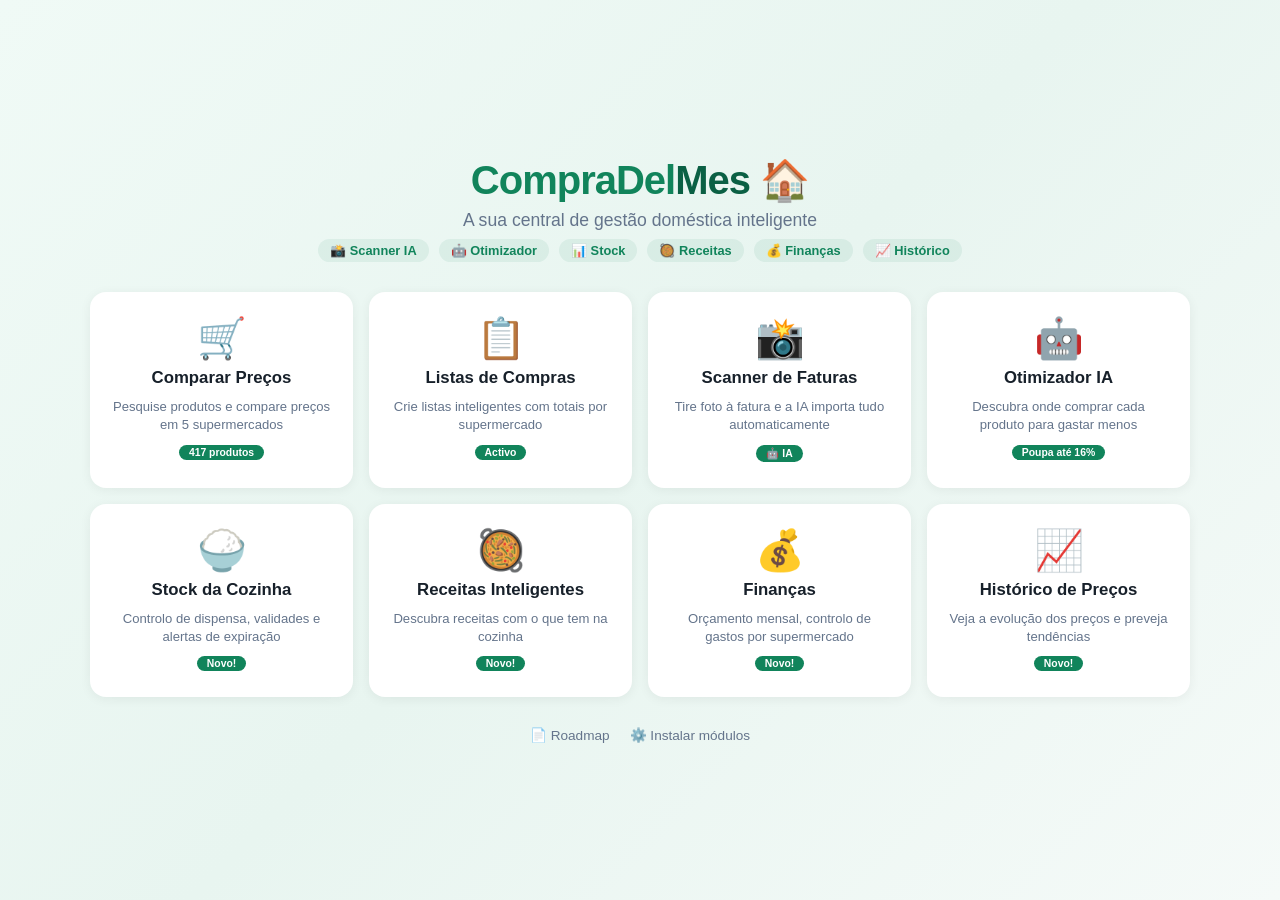
<file: index.html>
<!DOCTYPE html>
<html lang="pt">
<head>
    <meta charset="UTF-8">
    <meta name="viewport" content="width=device-width, initial-scale=1.0">
    <meta name="description" content="CompraDelMes - Gestão completa da sua casa">
    <meta name="theme-color" content="#11845b">
    <title>CompraDelMes</title>
    <link rel="stylesheet" href="assets/css/compradelmes.css">
    <style>
        * { margin:0;padding:0;box-sizing:border-box; }
        body {
            font-family: -apple-system, BlinkMacSystemFont, 'Segoe UI', Roboto, sans-serif;
            background: linear-gradient(135deg, #f0faf6 0%, #e8f5f0 50%, #f5faf8 100%);
            min-height: 100vh;
            display: flex;
            flex-direction: column;
            align-items: center;
            justify-content: center;
            padding: 20px;
        }
        .landing-container { max-width: 1100px; width: 100%; text-align: center; }
        .logo { font-size: 2.5rem; font-weight: 800; color: var(--primary); margin-bottom: 6px; letter-spacing: -1px; }
        .logo span { color: var(--primary-dark); }
        .subtitle { color: var(--muted); font-size: 1.1rem; margin-bottom: 8px; }
        .badge-strip { display: flex; gap: 10px; justify-content: center; margin-bottom: 30px; flex-wrap: wrap; }
        .badge-strip span { background: rgba(17,132,91,0.08); color: var(--primary); padding: 4px 12px; border-radius: 20px; font-size: .8rem; font-weight: 600; }
        .modules-grid { display: grid; grid-template-columns: repeat(auto-fit, minmax(250px, 1fr)); gap: 16px; margin-bottom: 30px; }
        .module-card {
            background: white; border-radius: 16px; padding: 24px 20px; text-decoration: none; color: inherit;
            transition: all 0.3s ease; box-shadow: 0 2px 12px rgba(0,0,0,0.06); border: 2px solid transparent;
            display: flex; flex-direction: column; align-items: center; gap: 10px; cursor: pointer;
        }
        .module-card:hover { transform: translateY(-4px); box-shadow: 0 8px 25px rgba(17,132,91,0.12); border-color: var(--primary); }
        .module-card .icon { font-size: 2.5rem; line-height: 1; }
        .module-card .title { font-size: 1.05rem; font-weight: 700; color: var(--text); }
        .module-card .desc { font-size: .82rem; color: var(--muted); line-height: 1.4; }
        .module-card .badge {
            background: var(--primary); color: white; font-size: .65rem; padding: 2px 10px; border-radius: 20px; font-weight: 600;
        }
        .module-card .badge.outline { background: transparent; color: var(--muted); border: 1px solid var(--line); }
        .module-card.inactive { opacity: .6; }
        .module-card .count { font-size: .75rem; color: var(--muted); }
        .footer-links { margin-top: 10px; display: flex; gap: 20px; justify-content: center; flex-wrap: wrap; }
        .footer-links a { color: var(--muted); text-decoration: none; font-size: .85rem; transition: color .2s; }
        .footer-links a:hover { color: var(--primary); }
        @media (max-width:500px) { .modules-grid { grid-template-columns: 1fr 1fr; } .logo { font-size: 1.8rem; } }
    </style>
</head>
<body>
<div class="landing-container">
    <div class="logo">CompraDel<span>Mes</span> 🏠</div>
    <p class="subtitle">A sua central de gestão doméstica inteligente</p>
    <div class="badge-strip">
        <span>📸 Scanner IA</span>
        <span>🤖 Otimizador</span>
        <span>📊 Stock</span>
        <span>🥘 Receitas</span>
        <span>💰 Finanças</span>
        <span>📈 Histórico</span>
    </div>

    <div class="modules-grid">
        <a href="app.html" class="module-card">
            <div class="icon">🛒</div>
            <div class="title">Comparar Preços</div>
            <div class="desc">Pesquise produtos e compare preços em 5 supermercados</div>
            <span class="badge">417 produtos</span>
        </a>

        <a href="listas.html" class="module-card">
            <div class="icon">📋</div>
            <div class="title">Listas de Compras</div>
            <div class="desc">Crie listas inteligentes com totais por supermercado</div>
            <span class="badge">Activo</span>
        </a>

        <a href="scanner.html" class="module-card">
            <div class="icon">📸</div>
            <div class="title">Scanner de Faturas</div>
            <div class="desc">Tire foto à fatura e a IA importa tudo automaticamente</div>
            <span class="badge">🤖 IA</span>
        </a>

        <a href="otimizador.html" class="module-card">
            <div class="icon">🤖</div>
            <div class="title">Otimizador IA</div>
            <div class="desc">Descubra onde comprar cada produto para gastar menos</div>
            <span class="badge">Poupa até 16%</span>
        </a>

        <a href="stock.html" class="module-card">
            <div class="icon">🍚</div>
            <div class="title">Stock da Cozinha</div>
            <div class="desc">Controlo de dispensa, validades e alertas de expiração</div>
            <span class="badge">Novo!</span>
        </a>

        <a href="receitas.html" class="module-card">
            <div class="icon">🥘</div>
            <div class="title">Receitas Inteligentes</div>
            <div class="desc">Descubra receitas com o que tem na cozinha</div>
            <span class="badge">Novo!</span>
        </a>

        <a href="financas.html" class="module-card">
            <div class="icon">💰</div>
            <div class="title">Finanças</div>
            <div class="desc">Orçamento mensal, controlo de gastos por supermercado</div>
            <span class="badge">Novo!</span>
        </a>

        <a href="historico.html" class="module-card">
            <div class="icon">📈</div>
            <div class="title">Histórico de Preços</div>
            <div class="desc">Veja a evolução dos preços e preveja tendências</div>
            <span class="badge">Novo!</span>
        </a>
    </div>

    <div class="footer-links">
        <a href="Futuro.txt">📄 Roadmap</a>
        <a href="#" onclick="if(confirm('Instalar todos os módulos?')){fetch('api/instalar_modulos.php',{method:'POST',headers:{'Content-Type':'application/json'},body:'{}'}).then(r=>r.json()).then(d=>alert(d.message)).catch(e=>alert('Erro: '+e.message))}">⚙️ Instalar módulos</a>
    </div>
</div>
</body>
</html>
</file>
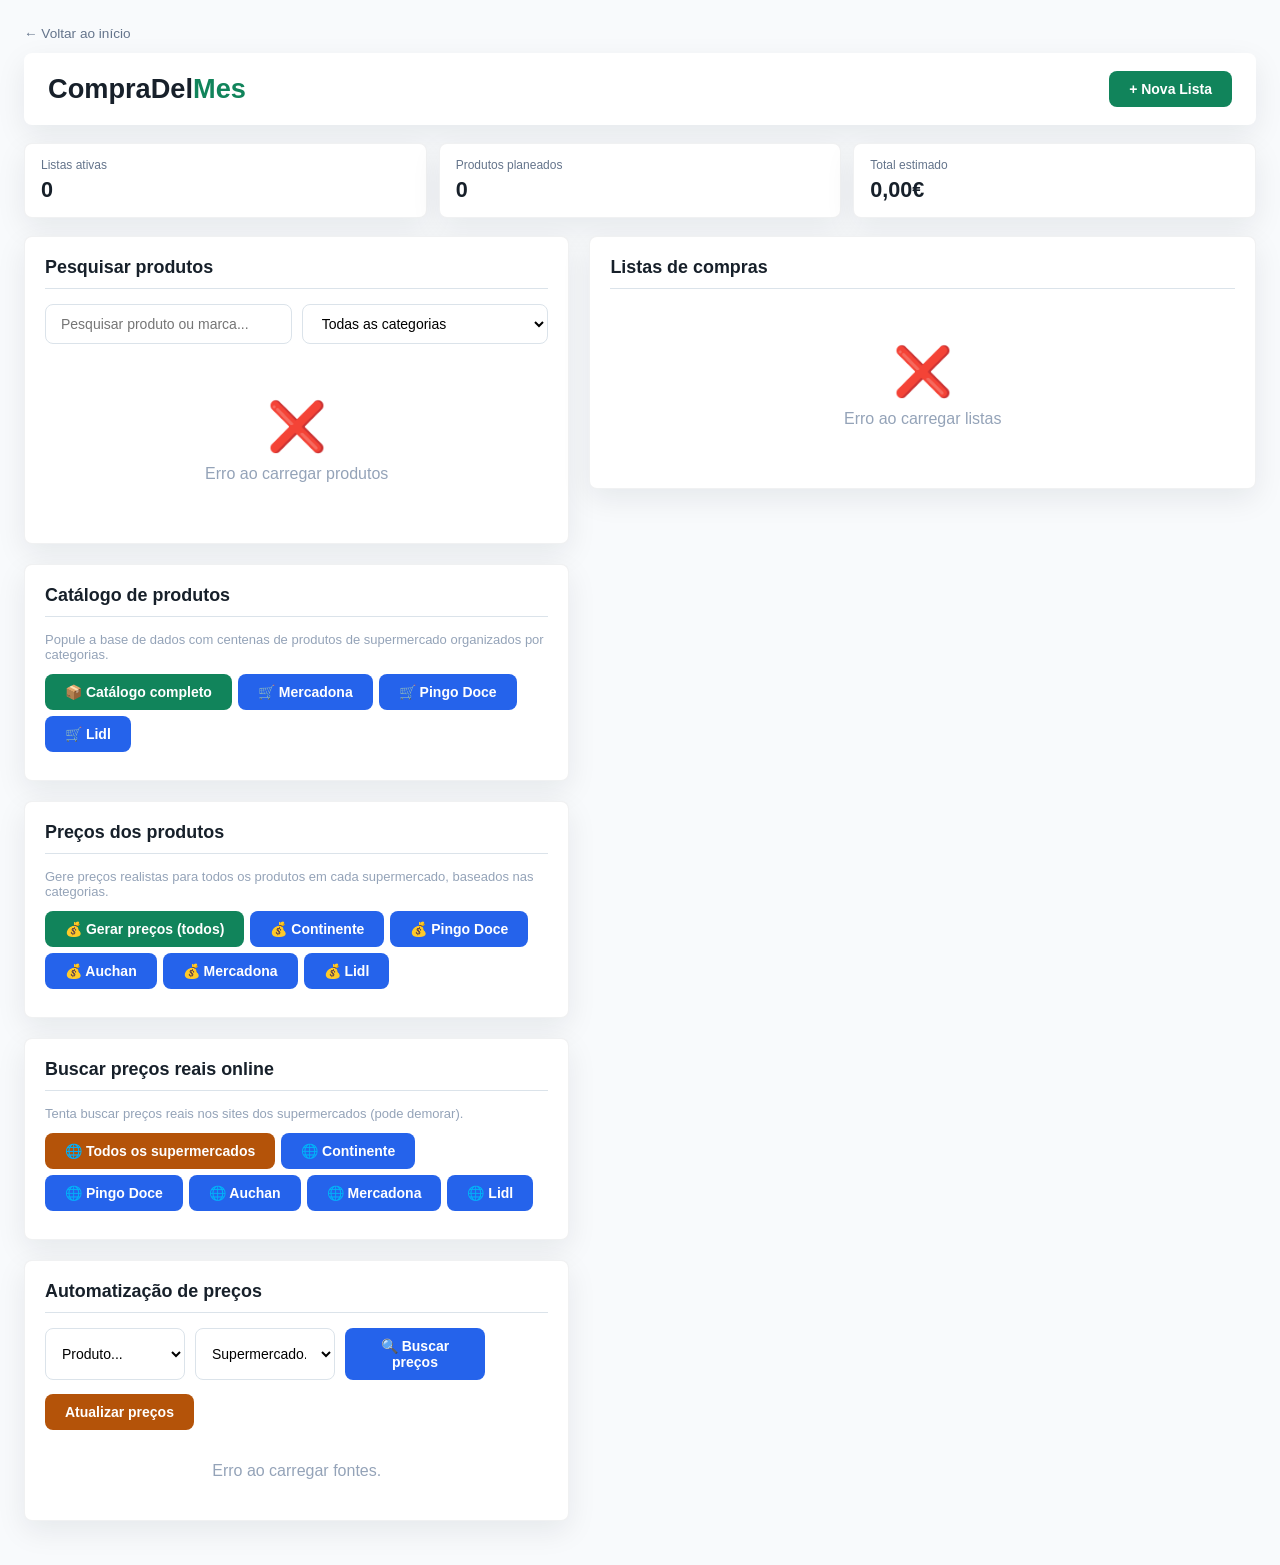
<file: app.html>
<!DOCTYPE html>
<html lang="pt">
<head>
    <meta charset="UTF-8">
    <meta name="viewport" content="width=device-width, initial-scale=1.0">
    <meta name="description" content="CompraDelMes - Compare preços de supermercados e poupe nas suas compras">
    <meta name="theme-color" content="#11845b">
    <title>CompraDelMes - Comparar Preços</title>
    <link rel="stylesheet" href="assets/css/compradelmes.css">
    <style>
        .back-link {
            display: inline-flex;
            align-items: center;
            gap: 6px;
            color: var(--muted);
            text-decoration: none;
            font-size: 0.85rem;
            margin-bottom: 12px;
            transition: color 0.2s;
        }
        .back-link:hover { color: var(--primary); }
    </style>
</head>
<body>
    <div class="container">
        <a href="index.html" class="back-link">← Voltar ao início</a>
        
        <header>
            <h1>CompraDel<span>Mes</span></h1>
            <div class="header-actions">
                <button class="btn btn-primary" onclick="showNewListModal()" aria-label="Criar nova lista">+ Nova Lista</button>
            </div>
        </header>

        <div class="dashboard-strip" role="status" aria-live="polite">
            <div class="metric">
                <span>Listas ativas</span>
                <strong id="metricLists">0</strong>
            </div>
            <div class="metric">
                <span>Produtos planeados</span>
                <strong id="metricItems">0</strong>
            </div>
            <div class="metric">
                <span>Total estimado</span>
                <strong id="metricTotal">0,00€</strong>
            </div>
        </div>
        
        <div class="main-grid">
            <!-- Left Column: Search & Products -->
            <div>
                <div class="card">
                    <h2>Pesquisar produtos</h2>
                    <div class="search-box" role="search">
                        <input type="text" id="searchInput" placeholder="Pesquisar produto ou marca..." oninput="searchProducts()" aria-label="Pesquisar produtos">
                        <select id="categoriaFilter" onchange="searchProducts()" aria-label="Filtrar por categoria">
                            <option value="">Todas as categorias</option>
                        </select>
                    </div>
                    <div id="searchResults" class="search-results" role="region" aria-live="polite">
                        <div class="empty-state">
                            <div class="icon">🔎</div>
                            <p>Pesquise por um produto para comparar preços</p>
                        </div>
                    </div>
                </div>
                
                <div class="card" id="priceComparison" style="display:none;">
                    <h2>Comparação de preços</h2>
                    <div id="productInfo"></div>
                    <div id="priceList" class="price-comparison"></div>
                    <div id="addToListSection" class="add-to-list" style="display:none;">
                        <label>Quantidade:</label>
                        <input type="number" id="addQuantity" value="1" min="1" aria-label="Quantidade">
                        <select id="listaSelect" aria-label="Selecionar lista">
                            <option value="">Selecionar lista...</option>
                        </select>
                        <button class="btn btn-primary btn-sm" onclick="addToList()">Adicionar</button>
                    </div>
                </div>

                <div class="card">
                    <h2>Catálogo de produtos</h2>
                    <p style="font-size:13px;color:var(--gray);margin-bottom:12px;">
                        Popule a base de dados com centenas de produtos de supermercado organizados por categorias.
                    </p>
                    <div class="header-actions" style="margin-bottom:8px;display:flex;gap:6px;flex-wrap:wrap;">
                        <button class="btn btn-primary" onclick="seedCatalogo()">📦 Catálogo completo</button>
                        <button class="btn btn-secondary" onclick="scrapCatalogo('mercadona')">🛒 Mercadona</button>
                        <button class="btn btn-secondary" onclick="scrapCatalogo('pingodoce')">🛒 Pingo Doce</button>
                        <button class="btn btn-secondary" onclick="scrapCatalogo('lidl')">🛒 Lidl</button>
                    </div>
                    <div id="scrapResults" style="display:none;"></div>
                </div>

                <div class="card">
                    <h2>Preços dos produtos</h2>
                    <p style="font-size:13px;color:var(--gray);margin-bottom:12px;">
                        Gere preços realistas para todos os produtos em cada supermercado, baseados nas categorias.
                    </p>
                    <div class="header-actions" style="margin-bottom:8px;display:flex;gap:6px;flex-wrap:wrap;">
                        <button class="btn btn-primary" onclick="gerarPrecos('all')">💰 Gerar preços (todos)</button>
                        <button class="btn btn-secondary" onclick="gerarPrecos('continente')">💰 Continente</button>
                        <button class="btn btn-secondary" onclick="gerarPrecos('pingo doce')">💰 Pingo Doce</button>
                        <button class="btn btn-secondary" onclick="gerarPrecos('auchan')">💰 Auchan</button>
                        <button class="btn btn-secondary" onclick="gerarPrecos('mercadona')">💰 Mercadona</button>
                        <button class="btn btn-secondary" onclick="gerarPrecos('lidl')">💰 Lidl</button>
                    </div>
                    <div id="priceGenResults" style="display:none;"></div>
                </div>

                <div class="card">
                    <h2>Buscar preços reais online</h2>
                    <p style="font-size:13px;color:var(--gray);margin-bottom:12px;">
                        Tenta buscar preços reais nos sites dos supermercados (pode demorar).
                    </p>
                    <div class="header-actions" style="margin-bottom:8px;display:flex;gap:6px;flex-wrap:wrap;">
                        <button class="btn btn-warning" onclick="buscarPreciosMasivo('all')">🌐 Todos os supermercados</button>
                        <button class="btn btn-secondary" onclick="buscarPreciosMasivo('continente')">🌐 Continente</button>
                        <button class="btn btn-secondary" onclick="buscarPreciosMasivo('pingo doce')">🌐 Pingo Doce</button>
                        <button class="btn btn-secondary" onclick="buscarPreciosMasivo('auchan')">🌐 Auchan</button>
                        <button class="btn btn-secondary" onclick="buscarPreciosMasivo('mercadona')">🌐 Mercadona</button>
                        <button class="btn btn-secondary" onclick="buscarPreciosMasivo('lidl')">🌐 Lidl</button>
                    </div>
                    <div id="priceSearchResults" style="display:none;"></div>
                </div>

                <div class="card">
                    <h2>Automatização de preços</h2>
                    <div class="automation-grid">
                        <select id="autoProductoSelect" aria-label="Selecionar produto">
                            <option value="">Produto...</option>
                        </select>
                        <select id="autoSupermercadoSelect" aria-label="Selecionar supermercado">
                            <option value="">Supermercado...</option>
                        </select>
                        <button class="btn btn-secondary" onclick="searchAutoPrice()" id="autoSearchBtn">🔍 Buscar preços</button>
                    </div>
                    <div id="autoSearchResults" style="display:none;margin-bottom:12px;">
                        <div style="margin-bottom:8px;font-size:13px;color:var(--muted);">
                            Resultados encontrados: <strong id="autoResultsCount">0</strong>
                        </div>
                        <div id="autoResultsList" style="max-height:300px;overflow-y:auto;border:1px solid var(--line);border-radius:var(--radius);">
                        </div>
                    </div>
                    <div class="header-actions" style="margin-bottom:12px;">
                        <button class="btn btn-warning" onclick="updateAllSources()">Atualizar preços</button>
                    </div>
                    <div id="automationSources">
                        <div class="empty-state" style="padding:20px;">
                            <p>Escolha um produto e supermercado, clique em "Buscar preços" e escolha um resultado para guardar.</p>
                        </div>
                    </div>
                </div>
            </div>
            
            <!-- Right Column: Shopping Lists -->
            <div>
                <div class="card">
                    <h2>Listas de compras</h2>
                    <div id="listasContainer">
                        <div class="empty-state">
                            <div class="icon">📝</div>
                            <p>Crie uma nova lista para começar</p>
                        </div>
                    </div>
                </div>
            </div>
        </div>
    </div>
    
    <!-- New List Modal -->
    <div class="modal-overlay" id="newListModal" role="dialog" aria-modal="true" aria-labelledby="modalTitle">
        <div class="modal">
            <h2 id="modalTitle">Nova Lista de Compras</h2>
            <input type="text" id="newListName" placeholder="Nome da lista (ex: Compras Julho)" onkeydown="if(event.key==='Enter') createList()" aria-label="Nome da lista">
            <div class="modal-actions">
                <button class="btn btn-secondary" onclick="closeModal('newListModal')">Cancelar</button>
                <button class="btn btn-primary" onclick="createList()">Criar Lista</button>
            </div>
        </div>
    </div>
    
    <!-- Toast -->
    <div class="toast" id="toast" role="alert" aria-live="assertive"></div>
    
    <script src="assets/js/compradelmes.js"></script>
</body>
</html>
</file>
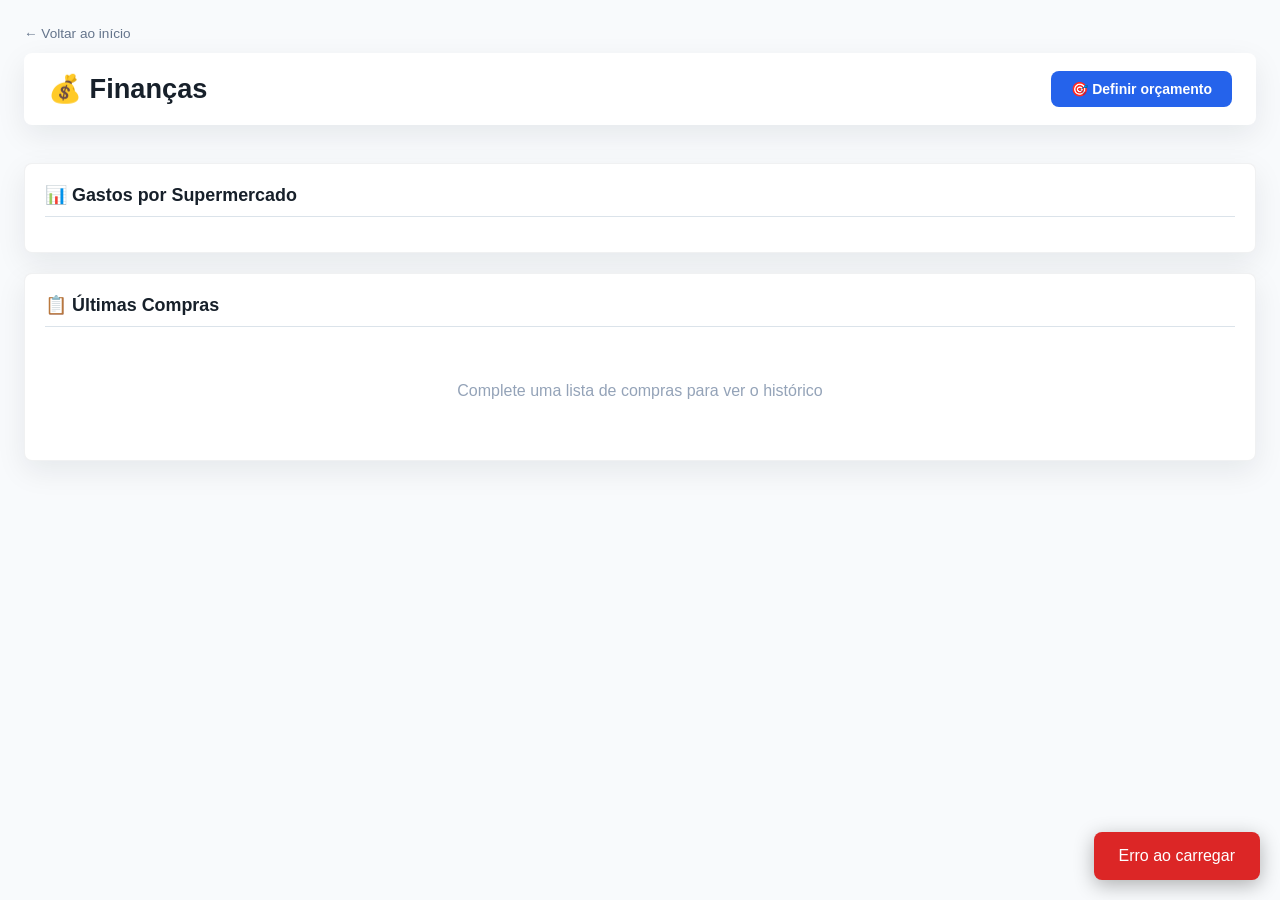
<file: financas.html>
<!DOCTYPE html>
<html lang="pt">
<head>
    <meta charset="UTF-8">
    <meta name="viewport" content="width=device-width, initial-scale=1.0">
    <title>CompraDelMes - Finanças</title>
    <link rel="stylesheet" href="assets/css/compradelmes.css">
    <style>
        .back-link { display:inline-flex;align-items:center;gap:6px;color:var(--muted);text-decoration:none;font-size:.85rem;margin-bottom:12px; }
        .back-link:hover { color:var(--primary); }
        .fin-grid { display:grid;grid-template-columns:repeat(auto-fit,minmax(250px,1fr));gap:16px;margin-bottom:20px; }
        .fin-card { border:1px solid var(--line);border-radius:var(--radius);padding:20px;text-align:center; }
        .fin-card .valor { font-size:1.8rem;font-weight:800;color:var(--primary);margin:8px 0; }
        .fin-card .label { font-size:.85rem;color:var(--muted); }
        .fin-card .compare { font-size:.8rem;color:var(--danger); }
        .fin-table { width:100%;border-collapse:collapse;font-size:.9rem; }
        .fin-table th { background:var(--bg);padding:10px 12px;text-align:left;font-weight:600;border-bottom:2px solid var(--line); }
        .fin-table td { padding:10px 12px;border-bottom:1px solid var(--line); }
        .high { color:var(--danger); }
        .low { color:var(--primary); }
        .progress-ring { width:120px;height:120px;margin:0 auto 10px;position:relative; }
        .progress-ring svg { transform:rotate(-90deg); }
        .progress-ring .bg { fill:none;stroke:var(--line);stroke-width:8; }
        .progress-ring .fg { fill:none;stroke:var(--primary);stroke-width:8;stroke-linecap:round;transition:stroke-dasharray .5s; }
        .progress-ring .center { position:absolute;top:50%;left:50%;transform:translate(-50%,-50%);font-size:1.5rem;font-weight:800;color:var(--primary); }
    </style>
</head>
<body>
<div class="container">
    <a href="index.html" class="back-link">← Voltar ao início</a>
    <header><h1>💰 Finanças</h1>
        <div class="header-actions">
            <button class="btn btn-secondary" onclick="definirOrcamento()">🎯 Definir orçamento</button>
        </div>
    </header>

    <div id="resumo" class="fin-grid"></div>

    <div class="card">
        <h2>📊 Gastos por Supermercado</h2>
        <div id="gastosSupermercados" style="margin-top:12px;"></div>
    </div>

    <div class="card" style="margin-top:16px;">
        <h2>📋 Últimas Compras</h2>
        <div id="ultimasCompras" style="margin-top:12px;">
            <div class="empty-state"><p>Complete uma lista de compras para ver o histórico</p></div>
        </div>
    </div>
</div>

<div class="modal-overlay" id="orcModal"><div class="modal">
    <h2>🎯 Orçamento Mensal</h2>
    <input type="number" id="orcValor" placeholder="Valor limite (€)" step="10" style="width:100%;padding:10px;margin-bottom:10px;border:1px solid var(--line);border-radius:var(--radius);font-size:1.1rem;">
    <div class="modal-actions">
        <button class="btn btn-secondary" onclick="closeModal('orcModal')">Cancelar</button>
        <button class="btn btn-primary" onclick="guardarOrcamento()">Guardar</button>
    </div>
</div></div>

<div class="toast" id="toast"></div>
<script>
    const API={async get(u){const r=await fetch(u);if(!r.ok)throw new Error();return r.json()},async post(u,d){const r=await fetch(u,{method:'POST',headers:{'Content-Type':'application/json'},body:JSON.stringify(d)});if(!r.ok)throw new Error();return r.json()}};
    function showToast(m,t='success'){const e=document.getElementById('toast');e.textContent=m;e.className='toast '+t;e.classList.add('show');setTimeout(()=>e.classList.remove('show'),3000);}
    function closeModal(id){document.getElementById(id).classList.remove('active');}
    function escapeHtml(v){return String(v??'').replace(/[&<>"']/g,c=>({'&':'&','<':'<','>':'>','"':'"',"'":'&#39;'}[c]));}
    function formatCurrency(v){return new Intl.NumberFormat('pt-PT',{style:'currency',currency:'EUR'}).format(Number(v||0));}

    async function carregarFinancas() {
        try {
            // Obter listas com totais
            const listas = await API.get('api/listas.php');
            const resumo = document.getElementById('resumo');
            
            // Calcular gastos
            let totalGasto = 0;
            let totalListas = listas.length;
            let gastosPorSuper = {};

            listas.forEach(lista => {
                const total = Number(lista.total_geral || 0);
                totalGasto += total;
                
                if (lista.totals_by_supermarket) {
                    Object.entries(lista.totals_by_supermarket).forEach(([supermercado, valor]) => {
                        gastosPorSuper[supermercado] = (gastosPorSuper[supermercado] || 0) + Number(valor);
                    });
                }
            });

            // Estimar orçamento (guardado em localStorage)
            const orcamento = parseFloat(localStorage.getItem('orcamento_mensal') || '0');
            const percent = orcamento > 0 ? Math.min(100, Math.round((totalGasto / orcamento) * 100)) : 0;

            resumo.innerHTML = `
                <div class="fin-card">
                    <div class="label">💰 Gasto Total (mês)</div>
                    <div class="valor">${formatCurrency(totalGasto)}</div>
                    <div class="compare">${totalListas} listas de compras</div>
                </div>
                <div class="fin-card">
                    <div class="progress-ring">
                        <svg width="120" height="120">
                            <circle class="bg" cx="60" cy="60" r="52"/>
                            <circle class="fg" cx="60" cy="60" r="52" 
                                stroke-dasharray="${2*Math.PI*52}" 
                                stroke-dashoffset="${2*Math.PI*52*(1 - percent/100)}"/>
                        </svg>
                        <div class="center">${percent}%</div>
                    </div>
                    <div class="label">Orçamento: ${formatCurrency(orcamento)}</div>
                    <div class="compare">${orcamento > 0 ? `Restam ${formatCurrency(Math.max(0, orcamento - totalGasto))}` : 'Sem orçamento definido'}</div>
                </div>
                <div class="fin-card">
                    <div class="label">📊 Média por lista</div>
                    <div class="valor">${formatCurrency(totalListas > 0 ? totalGasto / totalListas : 0)}</div>
                    <div class="compare">${totalListas} listas</div>
                </div>
            `;

            // Gastos por supermercado
            const gastosDiv = document.getElementById('gastosSupermercados');
            const sorted = Object.entries(gastosPorSuper).sort((a,b) => b[1] - a[1]);
            if (sorted.length === 0) {
                gastosDiv.innerHTML = '<div class="empty-state"><p>Sem dados de gastos</p></div>';
            } else {
                const maxValor = sorted[0][1];
                gastosDiv.innerHTML = sorted.map(([supermercado, valor]) => {
                    const pct = maxValor > 0 ? (valor / maxValor) * 100 : 0;
                    return `<div style="margin-bottom:10px;">
                        <div style="display:flex;justify-content:space-between;margin-bottom:4px;">
                            <span style="font-weight:600;">${escapeHtml(supermercado)}</span>
                            <span style="font-weight:700;">${formatCurrency(valor)}</span>
                        </div>
                        <div style="height:8px;background:var(--line);border-radius:4px;overflow:hidden;">
                            <div style="height:100%;width:${pct}%;background:var(--primary);border-radius:4px;"></div>
                        </div>
                    </div>`;
                }).join('');
            }

            // Últimas compras
            const comprasDiv = document.getElementById('ultimasCompras');
            if (listas.length === 0) {
                comprasDiv.innerHTML = '<div class="empty-state"><p>Complete uma lista de compras para ver o histórico</p></div>';
            } else {
                comprasDiv.innerHTML = `<table class="fin-table">
                    <thead><tr><th>Lista</th><th>Produtos</th><th style="text-align:right;">Total</th></tr></thead>
                    <tbody>
                        ${listas.slice(0, 10).map(l => `
                            <tr>
                                <td><strong>${escapeHtml(l.nombre)}</strong></td>
                                <td>${l.items_count || 0} itens</td>
                                <td style="text-align:right;font-weight:700;">${formatCurrency(l.total_geral || 0)}</td>
                            </tr>
                        `).join('')}
                    </tbody>
                </table>`;
            }
        } catch(e) { showToast('Erro ao carregar','error'); }
    }

    function definirOrcamento() {
        const atual = localStorage.getItem('orcamento_mensal') || '';
        document.getElementById('orcValor').value = atual;
        document.getElementById('orcModal').classList.add('active');
    }

    function guardarOrcamento() {
        const val = parseFloat(document.getElementById('orcValor').value);
        if (val > 0) {
            localStorage.setItem('orcamento_mensal', val.toString());
            showToast('Orçamento definido!');
            closeModal('orcModal');
            carregarFinancas();
        } else { showToast('Valor inválido','error'); }
    }

    document.addEventListener('DOMContentLoaded', carregarFinancas);
</script>
</body>
</html>
</file>
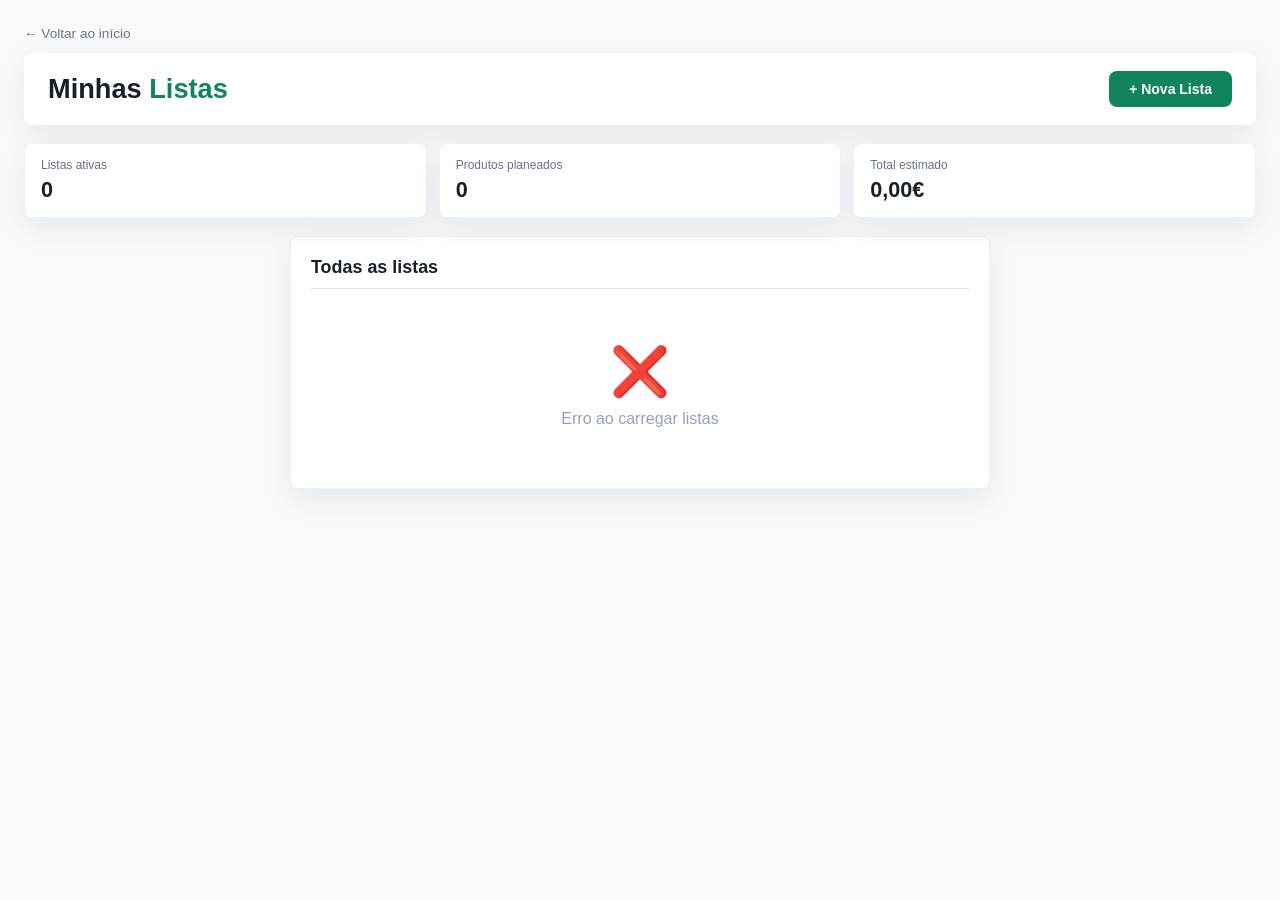
<file: listas.html>
<!DOCTYPE html>
<html lang="pt">
<head>
    <meta charset="UTF-8">
    <meta name="viewport" content="width=device-width, initial-scale=1.0">
    <meta name="description" content="CompraDelMes - Listas de Compras">
    <meta name="theme-color" content="#11845b">
    <title>CompraDelMes - Listas de Compras</title>
    <link rel="stylesheet" href="assets/css/compradelmes.css">
    <style>
        .back-link {
            display: inline-flex;
            align-items: center;
            gap: 6px;
            color: var(--muted);
            text-decoration: none;
            font-size: 0.85rem;
            margin-bottom: 12px;
            transition: color 0.2s;
        }
        .back-link:hover { color: var(--primary); }
        
        .listas-page {
            max-width: 700px;
            margin: 0 auto;
        }
    </style>
</head>
<body>
    <div class="container">
        <a href="index.html" class="back-link">← Voltar ao início</a>
        
        <header>
            <h1>Minhas <span>Listas</span></h1>
            <div class="header-actions">
                <button class="btn btn-primary" onclick="showNewListModal()" aria-label="Criar nova lista">+ Nova Lista</button>
            </div>
        </header>

        <div class="dashboard-strip" role="status" aria-live="polite">
            <div class="metric">
                <span>Listas ativas</span>
                <strong id="metricLists">0</strong>
            </div>
            <div class="metric">
                <span>Produtos planeados</span>
                <strong id="metricItems">0</strong>
            </div>
            <div class="metric">
                <span>Total estimado</span>
                <strong id="metricTotal">0,00€</strong>
            </div>
        </div>
        
        <div class="listas-page">
            <div class="card">
                <h2>Todas as listas</h2>
                <div id="listasContainer">
                    <div class="empty-state">
                        <div class="icon">📝</div>
                        <p>Crie uma nova lista para começar</p>
                    </div>
                </div>
            </div>
        </div>
    </div>
    
    <!-- New List Modal -->
    <div class="modal-overlay" id="newListModal" role="dialog" aria-modal="true" aria-labelledby="modalTitle">
        <div class="modal">
            <h2 id="modalTitle">Nova Lista de Compras</h2>
            <input type="text" id="newListName" placeholder="Nome da lista (ex: Compras Julho)" onkeydown="if(event.key==='Enter') createList()" aria-label="Nome da lista">
            <div class="modal-actions">
                <button class="btn btn-secondary" onclick="closeModal('newListModal')">Cancelar</button>
                <button class="btn btn-primary" onclick="createList()">Criar Lista</button>
            </div>
        </div>
    </div>
    
    <!-- Toast -->
    <div class="toast" id="toast" role="alert" aria-live="assertive"></div>
    
    <script src="assets/js/compradelmes.js"></script>
</body>
</html>
</file>
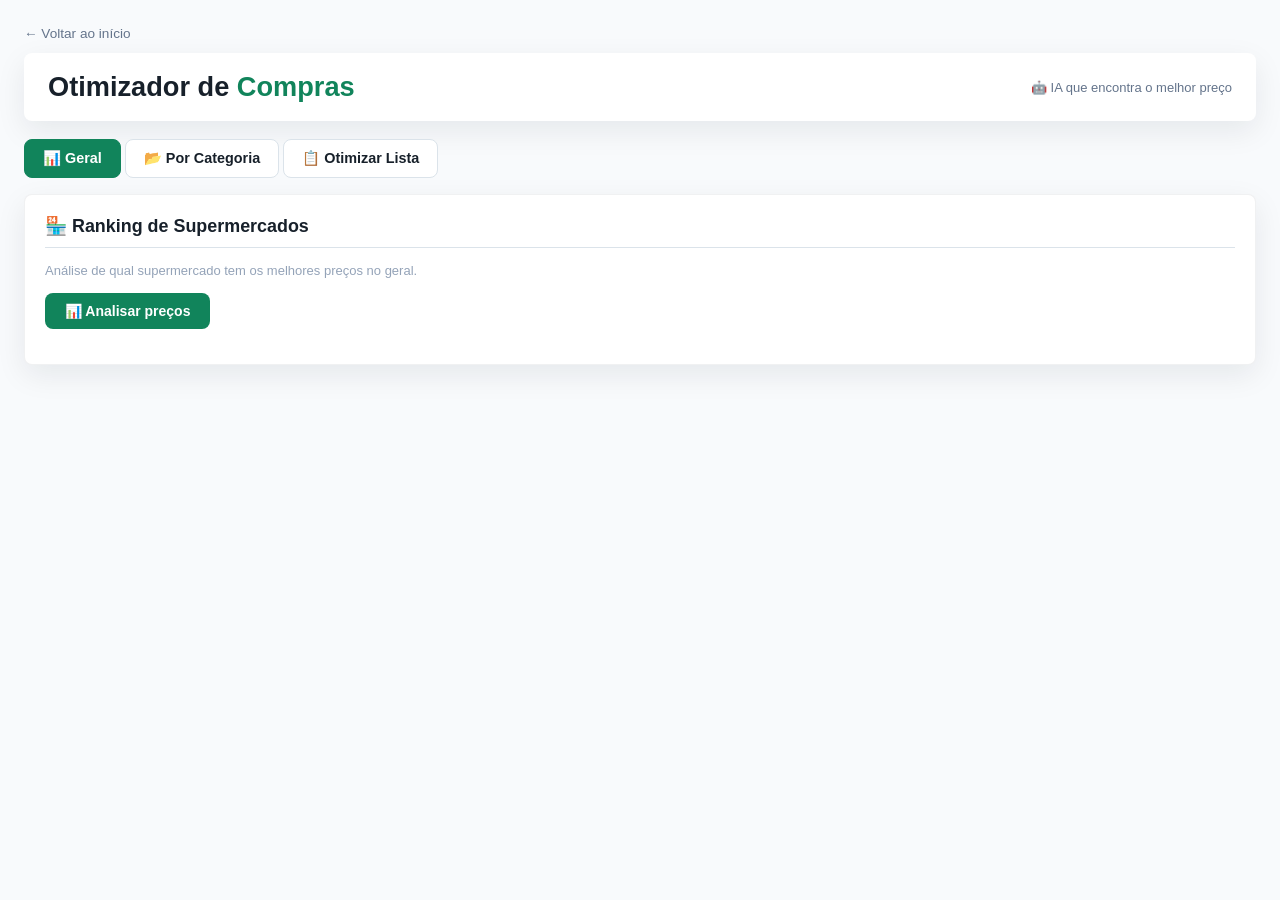
<file: otimizador.html>
<!DOCTYPE html>
<html lang="pt">
<head>
    <meta charset="UTF-8">
    <meta name="viewport" content="width=device-width, initial-scale=1.0">
    <title>CompraDelMes - Otimizador de Compras</title>
    <link rel="stylesheet" href="assets/css/compradelmes.css">
    <style>
        .back-link {
            display: inline-flex;
            align-items: center;
            gap: 6px;
            color: var(--muted);
            text-decoration: none;
            font-size: 0.85rem;
            margin-bottom: 12px;
            transition: color 0.2s;
        }
        .back-link:hover { color: var(--primary); }

        .rank-card {
            display: flex;
            align-items: center;
            gap: 15px;
            padding: 15px;
            border: 1px solid var(--line);
            border-radius: var(--radius);
            margin-bottom: 10px;
            transition: all 0.2s;
        }
        .rank-card:hover { border-color: var(--primary); background: var(--bg); }
        .rank-card .position {
            font-size: 1.5rem;
            font-weight: 800;
            width: 40px;
            text-align: center;
            color: var(--muted);
        }
        .rank-card.best {
            border-color: var(--primary);
            background: #f0faf6;
        }
        .rank-card.best .position { color: var(--primary); }
        .rank-card .info { flex: 1; }
        .rank-card .info .name { font-weight: 700; }
        .rank-card .info .stats { font-size: 0.85rem; color: var(--muted); }
        .rank-card .price { font-size: 1.2rem; font-weight: 700; color: var(--primary); }

        .result-item {
            padding: 12px;
            border: 1px solid var(--line);
            border-radius: var(--radius);
            margin-bottom: 8px;
        }
        .result-item .header {
            display: flex;
            justify-content: space-between;
            align-items: center;
        }
        .result-item .product-name { font-weight: 600; }
        .result-item .supermercado-name { color: var(--primary); font-size: 0.85rem; }
        .result-item .price { font-size: 1.1rem; font-weight: 700; }
        .prices-compare {
            display: flex;
            gap: 8px;
            margin-top: 6px;
            flex-wrap: wrap;
        }
        .prices-compare .tag {
            padding: 3px 8px;
            border-radius: 4px;
            font-size: 0.8rem;
            background: var(--bg);
            border: 1px solid var(--line);
        }
        .prices-compare .tag.best {
            background: #e8f5e9;
            border-color: var(--primary);
            font-weight: 600;
        }

        .supermercado-group {
            margin-top: 15px;
        }
        .supermercado-group h3 {
            display: flex;
            justify-content: space-between;
            padding: 10px;
            background: var(--bg);
            border-radius: var(--radius);
            margin-bottom: 8px;
        }

        .tabs {
            display: flex;
            gap: 4px;
            margin-bottom: 16px;
        }
        .tab {
            padding: 10px 18px;
            border: 1px solid var(--line);
            border-radius: var(--radius);
            cursor: pointer;
            font-size: 0.9rem;
            font-weight: 600;
            transition: all 0.2s;
            background: white;
        }
        .tab.active {
            background: var(--primary);
            color: white;
            border-color: var(--primary);
        }
        .tab:hover:not(.active) {
            border-color: var(--primary);
        }
    </style>
</head>
<body>
    <div class="container">
        <a href="index.html" class="back-link">← Voltar ao início</a>
        
        <header>
            <h1>Otimizador de <span>Compras</span></h1>
            <div class="header-actions">
                <span style="font-size:13px;color:var(--muted);">🤖 IA que encontra o melhor preço</span>
            </div>
        </header>

        <div class="tabs">
            <div class="tab active" onclick="switchTab('geral', this)">📊 Geral</div>
            <div class="tab" onclick="switchTab('categoria', this)">📂 Por Categoria</div>
            <div class="tab" onclick="switchTab('lista', this)">📋 Otimizar Lista</div>
        </div>

        <!-- Tab: Geral -->
        <div id="tab-geral">
            <div class="card">
                <h2>🏪 Ranking de Supermercados</h2>
                <p style="font-size:13px;color:var(--gray);margin-bottom:15px;">
                    Análise de qual supermercado tem os melhores preços no geral.
                </p>
                <button class="btn btn-primary" onclick="analisarGeral()">📊 Analisar preços</button>
                <div id="geralResults" style="margin-top:15px;"></div>
            </div>
        </div>

        <!-- Tab: Por Categoria -->
        <div id="tab-categoria" style="display:none;">
            <div class="card">
                <h2>📂 Melhor Supermercado por Categoria</h2>
                <p style="font-size:13px;color:var(--gray);margin-bottom:15px;">
                    Descubra onde comprar cada tipo de produto.
                </p>
                <select id="categoriaSelect" class="supermercado-select" style="width:100%;margin-bottom:10px;">
                    <option value="">Selecionar categoria...</option>
                </select>
                <button class="btn btn-primary" onclick="analisarCategoria()">🔍 Analisar</button>
                <div id="categoriaResults" style="margin-top:15px;"></div>
            </div>
        </div>

        <!-- Tab: Otimizar Lista -->
        <div id="tab-lista" style="display:none;">
            <div class="card">
                <h2>📋 Otimizar Lista de Compras</h2>
                <p style="font-size:13px;color:var(--gray);margin-bottom:15px;">
                    A IA distribui a sua lista pelos supermercados para pagar o mínimo possível.
                </p>
                <select id="listaSelect" class="supermercado-select" style="width:100%;margin-bottom:10px;">
                    <option value="">Selecionar lista...</option>
                </select>
                <button class="btn btn-primary" onclick="otimizarLista()">🤖 Otimizar lista</button>
                <div id="listaResults" style="margin-top:15px;"></div>
            </div>
        </div>
    </div>

    <!-- Toast -->
    <div class="toast" id="toast" role="alert" aria-live="assertive"></div>

    <script>
        function showToast(msg, type = 'success') {
            const t = document.getElementById('toast');
            t.textContent = msg;
            t.className = 'toast ' + type;
            t.classList.add('show');
            setTimeout(() => t.classList.remove('show'), 3000);
        }

        function escapeHtml(v) {
            return String(v ?? '').replace(/[&<>"']/g, c => ({'&':'&','<':'<','>':'>','"':'"',"'":'&#39;'}[c]));
        }

        function formatCurrency(v) {
            return new Intl.NumberFormat('pt-PT', { style: 'currency', currency: 'EUR' }).format(Number(v || 0));
        }

        function switchTab(tab, btn) {
            document.querySelectorAll('.tab').forEach(t => t.classList.remove('active'));
            btn.classList.add('active');
            ['geral', 'categoria', 'lista'].forEach(t => {
                document.getElementById('tab-' + t).style.display = t === tab ? 'block' : 'none';
            });
        }

        // Load categories & lists
        async function loadCategories() {
            try {
                const r = await fetch('api/categorias.php');
                const data = await r.json();
                const sel = document.getElementById('categoriaSelect');
                data.forEach(c => {
                    const opt = document.createElement('option');
                    opt.value = c;
                    opt.textContent = c;
                    sel.appendChild(opt);
                });
            } catch(e) {}
        }

        async function loadLists() {
            try {
                const r = await fetch('api/listas.php');
                const data = await r.json();
                const sel = document.getElementById('listaSelect');
                data.forEach(l => {
                    const opt = document.createElement('option');
                    opt.value = l.id;
                    opt.textContent = l.nombre;
                    sel.appendChild(opt);
                });
            } catch(e) {}
        }

        // Tab: Geral
        async function analisarGeral() {
            const div = document.getElementById('geralResults');
            div.innerHTML = '<div class="loading">A analisar preços...</div>';
            try {
                const r = await fetch('api/otimizar_compras.php', {
                    method: 'POST',
                    headers: { 'Content-Type': 'application/json' },
                    body: '{}'
                });
                const data = await r.json();
                if (!data.success) { div.innerHTML = '<p style="color:var(--danger)">Erro: ' + data.error + '</p>'; return; }
                
                let html = `<div style="margin-bottom:12px;padding:12px;background:#f0faf6;border-radius:var(--radius);">
                    <strong style="color:var(--primary);">🥇 Melhor: ${escapeHtml(data.melhor_supermercado)}</strong>
                    <span style="margin-left:10px;font-size:13px;color:var(--muted);">vs ${escapeHtml(data.pior_supermercado)}</span>
                    <span style="margin-left:10px;font-size:13px;">Poupança: <strong>${data.poupanca_maxima}</strong></span>
                </div>`;
                
                data.ranking.forEach((s, i) => {
                    const isBest = i === 0;
                    html += `<div class="rank-card ${isBest ? 'best' : ''}">
                        <div class="position">${isBest ? '🥇' : i + 1}</div>
                        <div class="info">
                            <div class="name">${escapeHtml(s.supermercado)}</div>
                            <div class="stats">${s.total_produtos} produtos analisados</div>
                        </div>
                        <div class="price">${formatCurrency(s.preco_medio)}</div>
                    </div>`;
                });
                
                div.innerHTML = html;
            } catch(e) {
                div.innerHTML = '<p style="color:var(--danger)">Erro: ' + e.message + '</p>';
            }
        }

        // Tab: Categoria
        async function analisarCategoria() {
            const cat = document.getElementById('categoriaSelect').value;
            if (!cat) { showToast('Selecione uma categoria', 'error'); return; }
            
            const div = document.getElementById('categoriaResults');
            div.innerHTML = '<div class="loading">A analisar...</div>';
            
            try {
                const r = await fetch('api/otimizar_compras.php', {
                    method: 'POST',
                    headers: { 'Content-Type': 'application/json' },
                    body: JSON.stringify({ categoria: cat })
                });
                const data = await r.json();
                if (!data.success) { div.innerHTML = '<p style="color:var(--danger)">' + data.error + '</p>'; return; }

                let html = `<div style="margin-bottom:12px;padding:12px;background:#f0faf6;border-radius:var(--radius);">
                    <strong style="color:var(--primary);">🏆 Melhor para ${escapeHtml(cat)}: ${escapeHtml(data.melhor_supermercado)}</strong>
                    <span style="margin-left:10px;font-size:13px;">Poupança estimada: <strong>${data.poupanca_estimada}</strong></span>
                </div>`;

                Object.entries(data.stats).forEach(([supermercado, info]) => {
                    html += `<div class="rank-card ${supermercado === data.melhor_supermercado ? 'best' : ''}">
                        <div class="position">${supermercado === data.melhor_supermercado ? '🥇' : '📊'}</div>
                        <div class="info">
                            <div class="name">${escapeHtml(supermercado)}</div>
                            <div class="stats">${info.count} produtos • média ${formatCurrency(info.total / info.count)}</div>
                        </div>
                        <div class="price">${formatCurrency(info.total)}</div>
                    </div>`;
                });

                div.innerHTML = html;
            } catch(e) {
                div.innerHTML = '<p style="color:var(--danger)">Erro: ' + e.message + '</p>';
            }
        }

        // Tab: Lista
        async function otimizarLista() {
            const listaId = document.getElementById('listaSelect').value;
            if (!listaId) { showToast('Selecione uma lista', 'error'); return; }

            const div = document.getElementById('listaResults');
            div.innerHTML = '<div class="loading">🤖 IA a otimizar a sua lista...</div>';

            try {
                const r = await fetch('api/otimizar_compras.php', {
                    method: 'POST',
                    headers: { 'Content-Type': 'application/json' },
                    body: JSON.stringify({ lista_id: parseInt(listaId) })
                });
                const data = await r.json();
                if (!data.success) { div.innerHTML = '<p style="color:var(--danger)">' + data.error + '</p>'; return; }

                let html = `<div style="margin-bottom:12px;padding:12px;background:#f0faf6;border-radius:var(--radius);">
                    <strong style="color:var(--primary);">💰 Total otimizado: ${formatCurrency(data.total_otimizado)}</strong>
                    <span style="margin-left:10px;font-size:13px;">Economia: <strong>${formatCurrency(data.economia_estimada)}</strong></span>
                    <span style="margin-left:10px;font-size:13px;">• ${data.items_analisados} produtos analisados</span>
                </div>`;

                // Por supermercado
                Object.entries(data.por_supermercado).forEach(([supermercado, info]) => {
                    html += `<div class="supermercado-group">
                        <h3>
                            <span>🛒 ${escapeHtml(supermercado)}</span>
                            <span style="color:var(--primary);">${formatCurrency(info.total)}</span>
                        </h3>`;
                    
                    info.items.forEach(item => {
                        html += `<div class="result-item">
                            <div class="header">
                                <div>
                                    <div class="product-name">${escapeHtml(item.producto)} ${item.marca ? '- ' + escapeHtml(item.marca) : ''}</div>
                                    <div class="supermercado-name">${escapeHtml(item.melhor_supermercado)} • ${item.quantidade}x</div>
                                </div>
                                <div class="price">${formatCurrency(item.preco_total)}</div>
                            </div>
                            <div class="prices-compare">
                                ${item.todos_precos.map(p => `
                                    <span class="tag ${p.supermercado === item.melhor_supermercado ? 'best' : ''}">
                                        ${escapeHtml(p.supermercado)}: ${formatCurrency(p.preco)}
                                    </span>
                                `).join('')}
                            </div>
                        </div>`;
                    });
                    
                    html += `</div>`;
                });

                div.innerHTML = html;
            } catch(e) {
                div.innerHTML = '<p style="color:var(--danger)">Erro: ' + e.message + '</p>';
            }
        }

        document.addEventListener('DOMContentLoaded', () => {
            loadCategories();
            loadLists();
        });
    </script>
</body>
</html>
</file>
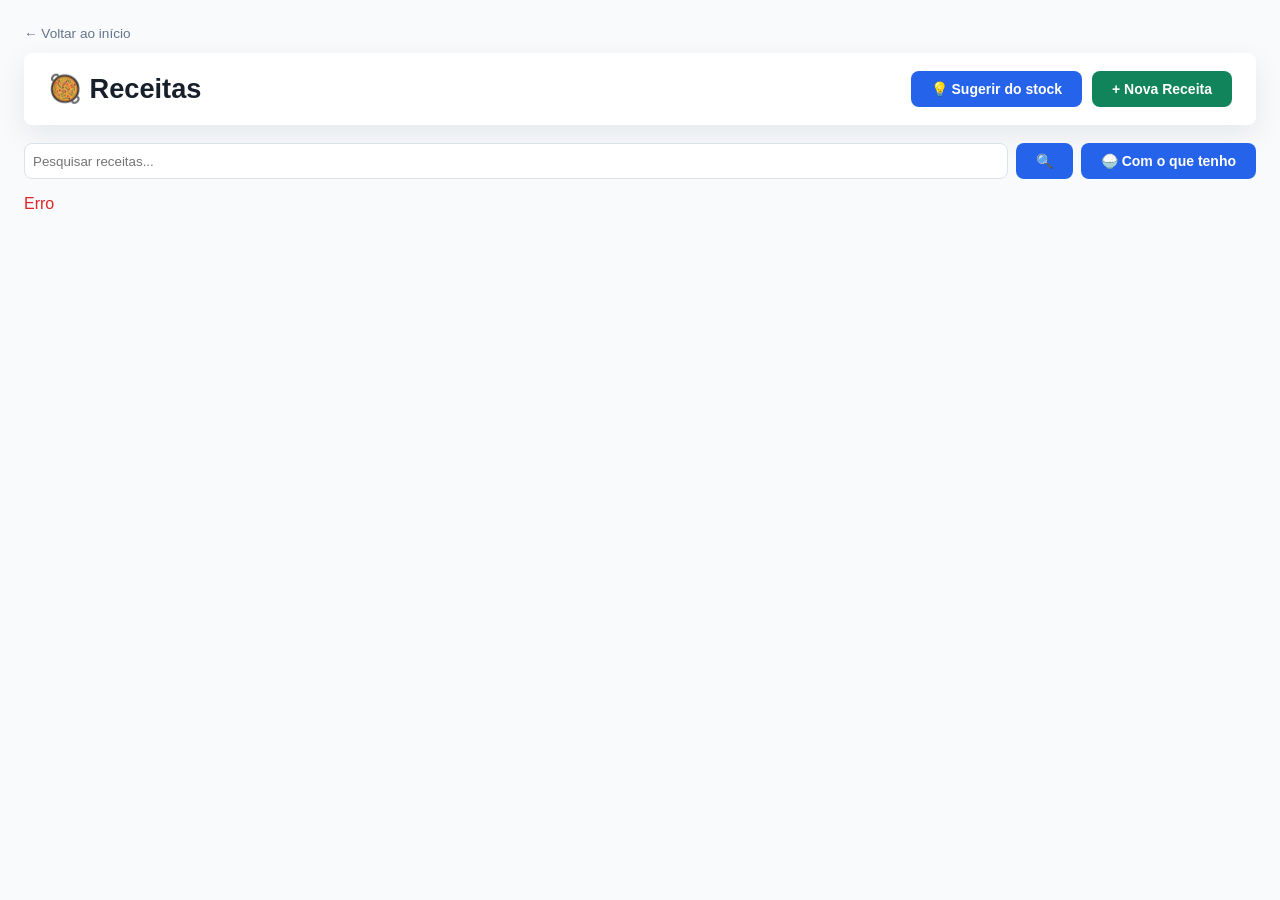
<file: receitas.html>
<!DOCTYPE html>
<html lang="pt">
<head>
    <meta charset="UTF-8">
    <meta name="viewport" content="width=device-width, initial-scale=1.0">
    <title>CompraDelMes - Receitas</title>
    <link rel="stylesheet" href="assets/css/compradelmes.css">
    <style>
        .back-link { display:inline-flex;align-items:center;gap:6px;color:var(--muted);text-decoration:none;font-size:.85rem;margin-bottom:12px; }
        .back-link:hover { color:var(--primary); }
        .rec-grid { display:grid;grid-template-columns:repeat(auto-fill,minmax(300px,1fr));gap:16px; }
        .rec-card { border:1px solid var(--line);border-radius:var(--radius);padding:18px;cursor:pointer;transition:all .2s; }
        .rec-card:hover { border-color:var(--primary);box-shadow:0 2px 12px rgba(0,0,0,.06); }
        .rec-card .nome { font-size:1.1rem;font-weight:700; }
        .rec-card .meta { font-size:.8rem;color:var(--muted);margin:4px 0; }
        .rec-card .stock-bar { height:4px;background:var(--line);border-radius:4px;margin:8px 0;overflow:hidden; }
        .rec-card .stock-bar .fill { height:100%;background:var(--primary);border-radius:4px; }
        .rec-card .ing-count { font-size:.8rem;color:var(--muted); }
        .rec-detail { max-width:700px;margin:0 auto; }
        .rec-detail .header { margin-bottom:20px; }
        .rec-detail .instrucoes { white-space:pre-wrap;line-height:1.6; }
        .ing-item { display:flex;justify-content:space-between;align-items:center;padding:8px 0;border-bottom:1px solid var(--line); }
        .ing-item .tem { color:var(--primary); }
        .ing-item .falta { color:var(--danger); }
    </style>
</head>
<body>
<div class="container">
    <a href="index.html" class="back-link">← Voltar ao início</a>
    <header><h1>🥘 Receitas</h1>
        <div class="header-actions">
            <button class="btn btn-secondary" onclick="showSugestao()">💡 Sugerir do stock</button>
            <button class="btn btn-primary" onclick="showCriar()">+ Nova Receita</button>
        </div>
    </header>

    <div style="display:flex;gap:8px;margin-bottom:16px;">
        <input type="text" id="searchRec" placeholder="Pesquisar receitas..." oninput="loadReceitas()" style="flex:1;padding:8px;border:1px solid var(--line);border-radius:var(--radius);">
        <button class="btn btn-secondary" onclick="loadReceitas()">🔍</button>
        <button class="btn btn-secondary" onclick="loadReceitas('stock')">🍚 Com o que tenho</button>
    </div>

    <div id="recContainer" class="rec-grid"></div>
</div>

<!-- Modal Ver Receita -->
<div class="modal-overlay" id="viewModal"><div class="modal" style="max-height:80vh;overflow-y:auto;">
    <h2 id="viewNome"></h2>
    <div id="viewMeta" style="font-size:.85rem;color:var(--muted);margin-bottom:12px;"></div>
    <div id="viewStockBar" style="height:4px;background:var(--line);border-radius:4px;margin-bottom:12px;overflow:hidden;"></div>
    <h3 style="font-size:.9rem;margin-bottom:8px;">🛒 Ingredientes</h3>
    <div id="viewIngredientes"></div>
    <h3 style="font-size:.9rem;margin:12px 0 8px;">📝 Instruções</h3>
    <div id="viewInstrucoes" class="instrucoes" style="font-size:.9rem;"></div>
    <div style="margin-top:15px;display:flex;gap:8px;">
        <button class="btn btn-primary" onclick="criarListaCompra()">📋 Criar lista de compras</button>
        <button class="btn btn-secondary" onclick="closeModal('viewModal')">Fechar</button>
    </div>
</div></div>

<!-- Modal Criar -->
<div class="modal-overlay" id="criarModal"><div class="modal" style="max-height:80vh;overflow-y:auto;">
    <h2>Nova Receita</h2>
    <input type="text" id="recNome" placeholder="Nome da receita" style="width:100%;padding:8px;margin-bottom:8px;border:1px solid var(--line);border-radius:var(--radius);">
    <textarea id="recDesc" placeholder="Descrição..." style="width:100%;padding:8px;margin-bottom:8px;border:1px solid var(--line);border-radius:var(--radius);"></textarea>
    <div style="display:flex;gap:8px;margin-bottom:8px;">
        <input type="number" id="recPrep" placeholder="Preparo (min)" style="flex:1;padding:8px;border:1px solid var(--line);border-radius:var(--radius);">
        <input type="number" id="recCoz" placeholder="Cozimento (min)" style="flex:1;padding:8px;border:1px solid var(--line);border-radius:var(--radius);">
        <input type="number" id="recPor" value="4" style="width:60px;padding:8px;border:1px solid var(--line);border-radius:var(--radius);">
    </div>
    <h3 style="font-size:.9rem;margin-bottom:8px;">Ingredientes</h3>
    <div id="ingList"></div>
    <button class="btn btn-sm btn-secondary" onclick="addIngField()" style="margin-bottom:8px;">+ Ingrediente</button>
    <textarea id="recInst" placeholder="Instruções de preparo..." style="width:100%;padding:8px;margin-bottom:8px;border:1px solid var(--line);border-radius:var(--radius);min-height:100px;"></textarea>
    <div class="modal-actions">
        <button class="btn btn-secondary" onclick="closeModal('criarModal')">Cancelar</button>
        <button class="btn btn-primary" onclick="criarReceita()">Guardar</button>
    </div>
</div></div>

<div class="toast" id="toast"></div>
<script>
    const API={async get(u){const r=await fetch(u);if(!r.ok)throw new Error();return r.json()},async post(u,d){const r=await fetch(u,{method:'POST',headers:{'Content-Type':'application/json'},body:JSON.stringify(d)});if(!r.ok)throw new Error();return r.json()},async del(u){const r=await fetch(u,{method:'DELETE'});if(!r.ok)throw new Error();return r.json()}};
    function showToast(m,t='success'){const e=document.getElementById('toast');e.textContent=m;e.className='toast '+t;e.classList.add('show');setTimeout(()=>e.classList.remove('show'),3000);}
    function closeModal(id){document.getElementById(id).classList.remove('active');}
    function escapeHtml(v){return String(v??'').replace(/[&<>"']/g,c=>({'&':'&','<':'<','>':'>','"':'"',"'":'&#39;'}[c]));}

    let currentReceitaId = null;
    let ingCount = 0;

    async function loadReceitas(filter) {
        const s = document.getElementById('searchRec').value;
        let url = 'api/receitas.php?';
        if (s) url += '&search='+encodeURIComponent(s);
        if (filter === 'stock') url += '&com_stock=sim';
        
        try {
            const data = await API.get(url);
            const c = document.getElementById('recContainer');
            if (data.length === 0) { c.innerHTML = '<div class="empty-state"><p>Nenhuma receita encontrada</p></div>'; return; }
            c.innerHTML = data.map(r => `<div class="rec-card" onclick="verReceita(${r.id})">
                <div class="nome">${escapeHtml(r.nome)}</div>
                <div class="meta">⏱️ ${r.tempo_preparo||'?'}min • 🍽️ ${r.porcoes||4} porções</div>
                <div class="ing-count">${r.num_ingredientes} ingredientes</div>
            </div>`).join('');
        } catch(e) { document.getElementById('recContainer').innerHTML = '<p style="color:var(--danger)">Erro</p>'; }
    }

    async function verReceita(id) {
        try {
            const r = await API.get('api/receitas.php?id='+id);
            currentReceitaId = r.id;
            document.getElementById('viewNome').textContent = r.nome;
            document.getElementById('viewMeta').textContent = `⏱️ ${r.tempo_preparo||'?'}min preparo • 🍳 ${r.tempo_cozimento||'?'}min cozimento • 🍽️ ${r.porcoes||4} porções`;
            
            const bar = document.getElementById('viewStockBar');
            if (r.stock_percent !== undefined) {
                const cor = r.stock_percent > 50 ? 'var(--primary)' : r.stock_percent > 25 ? 'var(--warning)' : 'var(--danger)';
                bar.innerHTML = `<div class="fill" style="width:${r.stock_percent}%;background:${cor};"></div>`;
                bar.style.display = 'block';
            } else bar.style.display = 'none';

            document.getElementById('viewIngredientes').innerHTML = (r.ingredientes||[]).map(i => `
                <div class="ing-item">
                    <span>${escapeHtml(i.produto_nome)} ${i.marca?'- '+escapeHtml(i.marca):''}</span>
                    <span>${i.quantidade} ${i.unidade} ${i.tem_stock ? '<span class="tem">✅</span>' : '<span class="falta">❌</span>'}</span>
                </div>
            `).join('');

            document.getElementById('viewInstrucoes').textContent = r.instrucoes || 'Sem instruções';
            document.getElementById('viewModal').classList.add('active');
        } catch(e) { showToast('Erro','error'); }
    }

    async function showSugestao() {
        try {
            const data = await API.post('api/receitas.php', {action: 'sugerir'});
            const c = document.getElementById('recContainer');
            if (data.length === 0) { c.innerHTML = '<div class="empty-state"><p>Sem stock suficiente para sugestões</p></div>'; return; }
            c.innerHTML = '<h3 style="margin-bottom:12px;">💡 Receitas que pode fazer com o que tem:</h3>' + 
                data.map(r => `<div class="rec-card" onclick="verReceita(${r.id})">
                    <div class="nome">${escapeHtml(r.nome)}</div>
                    <div class="meta">🧩 ${r.match_count} ingredientes em stock</div>
                    <div class="ing-count">${r.num_ingredientes} ingredientes totais</div>
                </div>`).join('');
        } catch(e) { showToast('Erro','error'); }
    }

    function showCriar() {
        document.getElementById('criarModal').classList.add('active');
        document.getElementById('ingList').innerHTML = '';
        addIngField();
        addIngField();
        addIngField();
    }

    async function addIngField() {
        try {
            const r = await API.get('api/productos.php?limit=500');
            const prods = r.productos || r;
            const div = document.getElementById('ingList');
            const idx = ingCount++;
            div.innerHTML += `<div class="ing-row" style="display:flex;gap:4px;margin-bottom:4px;">
                <select id="ingProd${idx}" style="flex:1;padding:6px;border:1px solid var(--line);border-radius:4px;font-size:.85rem;">
                    <option value="">Produto...</option>
                    ${prods.map(p => `<option value="${p.id}">${escapeHtml(p.nome)}${p.marca?' - '+escapeHtml(p.marca):''}</option>`).join('')}
                </select>
                <input type="number" id="ingQtd${idx}" value="1" min="0.1" step="0.1" style="width:50px;padding:6px;border:1px solid var(--line);border-radius:4px;">
                <select id="ingUn${idx}" style="width:50px;padding:6px;border:1px solid var(--line);border-radius:4px;">
                    <option value="un">un</option><option value="g">g</option><option value="kg">kg</option><option value="L">L</option><option value="ml">ml</option>
                </select>
            </div>`;
        } catch(e) {}
    }

    async function criarReceita() {
        const nome = document.getElementById('recNome').value.trim();
        if (!nome) { showToast('Nome é obrigatório','error'); return; }
        
        const ingredientes = [];
        for (let i = 0; i < ingCount; i++) {
            const el = document.getElementById('ingProd'+i);
            if (el && el.value) {
                ingredientes.push({
                    producto_id: parseInt(el.value),
                    quantidade: parseFloat(document.getElementById('ingQtd'+i).value || 1),
                    unidade: document.getElementById('ingUn'+i).value
                });
            }
        }
        
        try {
            await API.post('api/receitas.php', {
                nome: nome,
                descricao: document.getElementById('recDesc').value.trim(),
                tempo_preparo: parseInt(document.getElementById('recPrep').value) || 0,
                tempo_cozimento: parseInt(document.getElementById('recCoz').value) || 0,
                porcoes: parseInt(document.getElementById('recPor').value) || 4,
                instrucoes: document.getElementById('recInst').value.trim(),
                ingredientes: ingredientes
            });
            showToast('Receita criada!');
            closeModal('criarModal');
            loadReceitas();
        } catch(e) { showToast('Erro ao criar','error'); }
    }

    async function criarListaCompra() {
        if (!currentReceitaId) return;
        try {
            const r = await API.get('api/receitas.php?id='+currentReceitaId);
            const nome = "Compras: " + r.nome;
            const res = await API.post('api/listas.php', {nombre: nome});
            const listaId = res.id;
            
            for (const ing of (r.ingredientes||[])) {
                if (!ing.tem_stock) {
                    const precos = await API.get('api/precios.php?producto_id='+ing.producto_id);
                    if (precos.length > 0) {
                        await API.post('api/lista_items.php', {
                            lista_id: listaId,
                            producto_id: ing.producto_id,
                            precio_id: precos[0].id,
                            cantidad: Math.ceil(ing.quantidade)
                        });
                    }
                }
            }
            showToast('Lista criada com os ingredientes em falta!');
            closeModal('viewModal');
        } catch(e) { showToast('Erro ao criar lista','error'); }
    }

    document.addEventListener('DOMContentLoaded', () => loadReceitas());
</script>
</body>
</html>
</file>
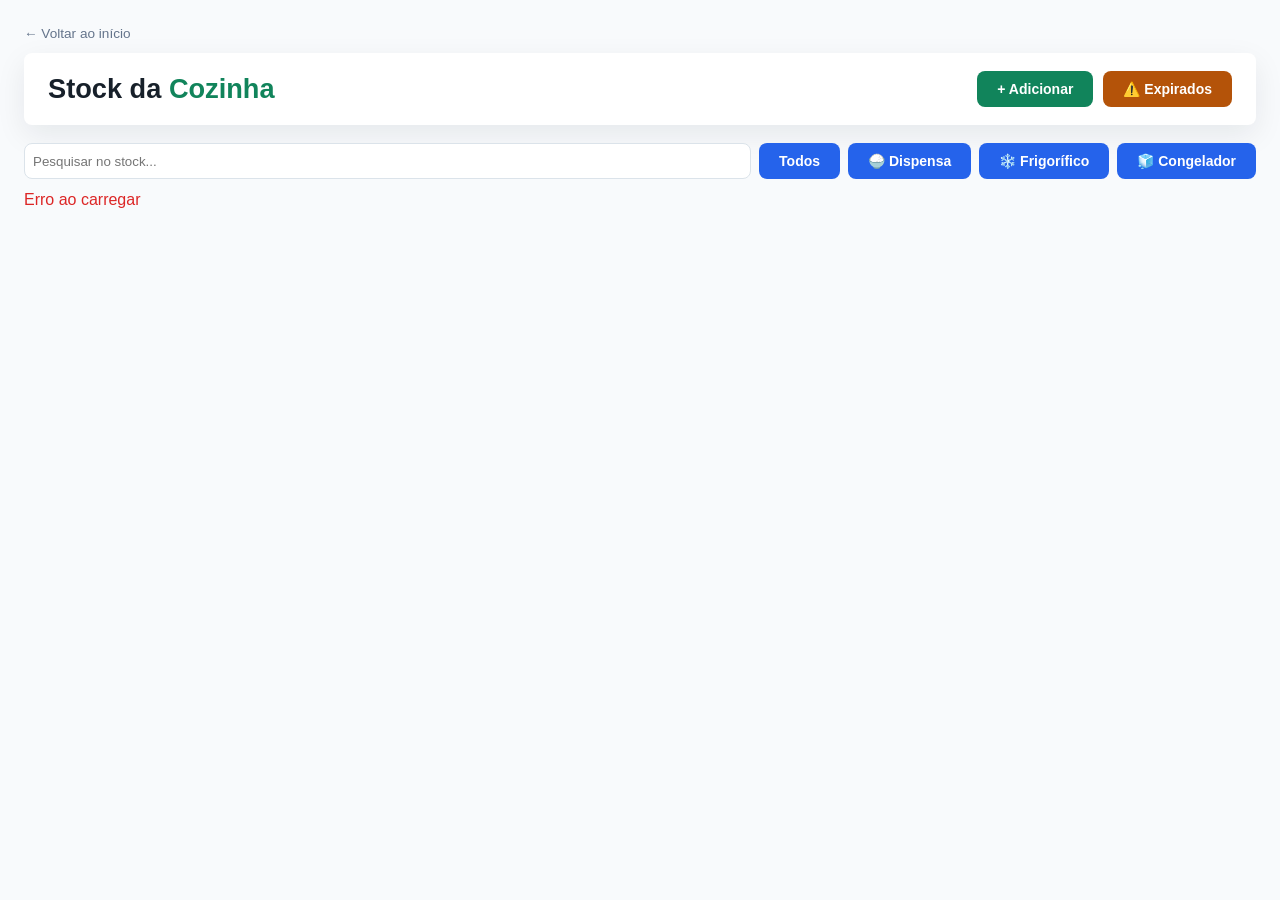
<file: stock.html>
<!DOCTYPE html>
<html lang="pt">
<head>
    <meta charset="UTF-8">
    <meta name="viewport" content="width=device-width, initial-scale=1.0">
    <title>CompraDelMes - Stock da Cozinha</title>
    <link rel="stylesheet" href="assets/css/compradelmes.css">
    <style>
        .back-link { display:inline-flex;align-items:center;gap:6px;color:var(--muted);text-decoration:none;font-size:.85rem;margin-bottom:12px; }
        .back-link:hover { color:var(--primary); }
        .stock-grid { display:grid;grid-template-columns:repeat(auto-fill,minmax(280px,1fr));gap:12px; }
        .stock-item { border:1px solid var(--line);border-radius:var(--radius);padding:14px; }
        .stock-item .nome { font-weight:700; }
        .stock-item .meta { font-size:.85rem;color:var(--muted);margin:4px 0; }
        .stock-item .qtd { font-size:1.2rem;font-weight:700;color:var(--primary); }
        .stock-item .validade { font-size:.8rem; }
        .stock-item .validade.expirando { color:var(--warning); }
        .stock-item .validade.expirado { color:var(--danger); }
        .alerta-expiracao { padding:12px;border-radius:var(--radius);margin-bottom:12px; }
        .alerta-expiracao.danger { background:#fef2f2;border:1px solid var(--danger);color:var(--danger); }
        .alerta-expiracao.warning { background:#fffbeb;border:1px solid var(--warning);color:#92400e; }
        .local-tag { display:inline-block;padding:2px 8px;border-radius:12px;font-size:.75rem;font-weight:600;background:var(--bg); }
    </style>
</head>
<body>
<div class="container">
    <a href="index.html" class="back-link">← Voltar ao início</a>
    <header><h1>Stock da <span>Cozinha</span></h1>
        <div class="header-actions">
            <button class="btn btn-primary" onclick="showAddModal()">+ Adicionar</button>
            <button class="btn btn-warning" onclick="verExpirados()">⚠️ Expirados</button>
        </div>
    </header>

    <div id="alertas"></div>
    <div style="display:flex;gap:8px;margin-bottom:12px;flex-wrap:wrap;">
        <input type="text" id="searchStock" placeholder="Pesquisar no stock..." oninput="loadStock()" style="flex:1;padding:8px;border:1px solid var(--line);border-radius:var(--radius);">
        <button class="btn btn-secondary" onclick="loadStock('todos')">Todos</button>
        <button class="btn btn-secondary" onclick="loadStock('Dispensa')">🍚 Dispensa</button>
        <button class="btn btn-secondary" onclick="loadStock('Frigorífico')">❄️ Frigorífico</button>
        <button class="btn btn-secondary" onclick="loadStock('Congelador')">🧊 Congelador</button>
    </div>
    <div id="stockContainer" class="stock-grid"></div>
</div>

<div class="modal-overlay" id="addModal"><div class="modal">
    <h2>Adicionar ao Stock</h2>
    <select id="produtoSelect" style="width:100%;padding:8px;margin-bottom:8px;border:1px solid var(--line);border-radius:var(--radius);"><option value="">Selecionar produto...</option></select>
    <div style="display:flex;gap:8px;margin-bottom:8px;">
        <input type="number" id="qtdInput" value="1" min="0.1" step="0.1" style="flex:1;padding:8px;border:1px solid var(--line);border-radius:var(--radius);">
        <select id="unidadeSelect" style="padding:8px;border:1px solid var(--line);border-radius:var(--radius);">
            <option value="un">un</option><option value="kg">kg</option><option value="g">g</option><option value="L">L</option><option value="ml">ml</option>
        </select>
    </div>
    <select id="localSelect" style="width:100%;padding:8px;margin-bottom:8px;border:1px solid var(--line);border-radius:var(--radius);">
        <option value="Dispensa">🍚 Dispensa</option><option value="Frigorífico">❄️ Frigorífico</option><option value="Congelador">🧊 Congelador</option><option value="Despensa">📦 Despensa</option>
    </select>
    <input type="date" id="validadeInput" style="width:100%;padding:8px;margin-bottom:8px;border:1px solid var(--line);border-radius:var(--radius);">
    <textarea id="notasInput" placeholder="Notas..." style="width:100%;padding:8px;margin-bottom:8px;border:1px solid var(--line);border-radius:var(--radius);"></textarea>
    <div class="modal-actions">
        <button class="btn btn-secondary" onclick="closeModal('addModal')">Cancelar</button>
        <button class="btn btn-primary" onclick="addStock()">Adicionar</button>
    </div>
</div></div>

<div class="toast" id="toast"></div>
<script>
    const API = { async get(u){const r=await fetch(u);if(!r.ok)throw new Error();return r.json()}, 
        async post(u,d){const r=await fetch(u,{method:'POST',headers:{'Content-Type':'application/json'},body:JSON.stringify(d)});if(!r.ok)throw new Error();return r.json()},
        async del(u){const r=await fetch(u,{method:'DELETE'});if(!r.ok)throw new Error();return r.json()}};

    function showToast(m,t='success'){const e=document.getElementById('toast');e.textContent=m;e.className='toast '+t;e.classList.add('show');setTimeout(()=>e.classList.remove('show'),3000);}
    function closeModal(id){document.getElementById(id).classList.remove('active');}
    function escapeHtml(v){return String(v??'').replace(/[&<>"']/g,c=>({'&':'&','<':'<','>':'>','"':'"',"'":'&#39;'}[c]));}

    async function loadStock(local) {
        let url = 'api/stock.php?';
        const search = document.getElementById('searchStock').value;
        if (search) url += '&search='+encodeURIComponent(search);
        if (local && local !== 'todos') url += '&localizacao='+encodeURIComponent(local);
        
        try {
            const data = await API.get(url);
            const container = document.getElementById('stockContainer');
            if (data.length === 0) { container.innerHTML = '<div class="empty-state"><p>Stock vazio</p></div>'; return; }
            
            container.innerHTML = data.map(s => {
                const hoje = new Date();
                const val = s.data_validade ? new Date(s.data_validade) : null;
                let valClass = '', valText = '';
                if (val) {
                    const diff = Math.ceil((val - hoje) / (1000*60*60*24));
                    if (diff < 0) { valClass = 'expirado'; valText = `⚠️ Expirado há ${Math.abs(diff)} dias`; }
                    else if (diff <= 3) { valClass = 'expirando'; valText = `⏳ Expira em ${diff} dia(s)`; }
                    else valText = `📅 Válido até ${val.toLocaleDateString('pt-PT')}`;
                }
                return `<div class="stock-item">
                    <div style="display:flex;justify-content:space-between;align-items:start;">
                        <div>
                            <div class="nome">${escapeHtml(s.produto_nome)}</div>
                            <div class="meta">${s.marca ? escapeHtml(s.marca)+' • ':''}${escapeHtml(s.categoria||'')}</div>
                        </div>
                        <div class="qtd">${s.quantidade} ${s.unidade}</div>
                    </div>
                    <div style="display:flex;justify-content:space-between;align-items:center;margin-top:8px;">
                        <span class="local-tag">${s.localizacao === 'Frigorífico' ? '❄️' : s.localizacao === 'Congelador' ? '🧊' : '🍚'} ${s.localizacao}</span>
                        <div>
                            <button class="btn btn-sm btn-secondary" onclick="usarStock(${s.id}, ${s.quantidade})">Usar</button>
                            <button class="btn btn-sm btn-danger" onclick="removerStock(${s.id})">✕</button>
                        </div>
                    </div>
                    ${val ? `<div class="validade ${valClass}">${valText}</div>` : ''}
                    ${s.notas ? `<div class="meta">📝 ${escapeHtml(s.notas)}</div>` : ''}
                </div>`;
            }).join('');
            
            // Alertas de expiração
            verificarExpirados();
        } catch(e) { document.getElementById('stockContainer').innerHTML = '<p style="color:var(--danger)">Erro ao carregar</p>'; }
    }

    async function verificarExpirados() {
        try {
            const data = await API.get('api/stock.php?expirados=sim');
            const div = document.getElementById('alertas');
            if (data.length > 0) {
                div.innerHTML = `<div class="alerta-expiracao danger">⚠️ ${data.length} produto(s) expirado(s) na sua cozinha!</div>`;
            } else {
                div.innerHTML = '';
            }
        } catch(e) {}
    }

    async function showAddModal() {
        document.getElementById('addModal').classList.add('active');
        try {
            const r = await API.get('api/productos.php?limit=500');
            const prods = r.productos || r;
            const sel = document.getElementById('produtoSelect');
            sel.innerHTML = '<option value="">Selecionar...</option>';
            prods.forEach(p => {
                sel.innerHTML += `<option value="${p.id}">${escapeHtml(p.nome)}${p.marca?' - '+escapeHtml(p.marca):''}</option>`;
            });
        } catch(e) {}
    }

    async function addStock() {
        const pid = document.getElementById('produtoSelect').value;
        if (!pid) { showToast('Selecione um produto','error'); return; }
        try {
            await API.post('api/stock.php', {
                producto_id: parseInt(pid),
                quantidade: parseFloat(document.getElementById('qtdInput').value),
                unidade: document.getElementById('unidadeSelect').value,
                localizacao: document.getElementById('localSelect').value,
                data_validade: document.getElementById('validadeInput').value || null,
                notas: document.getElementById('notasInput').value
            });
            showToast('Adicionado ao stock!');
            closeModal('addModal');
            loadStock();
        } catch(e) { showToast('Erro ao adicionar','error'); }
    }

    async function usarStock(id, qtd) {
        const nova = prompt(`Quantidade a usar (atual: ${qtd}):`, Math.min(1, qtd));
        if (nova === null) return;
        const restante = Math.max(0, qtd - parseFloat(nova));
        try {
            if (restante <= 0) await API.del('api/stock.php?id='+id);
            else await API.post('api/stock.php', {quantidade: restante});
            showToast('Stock atualizado!');
            loadStock();
        } catch(e) { showToast('Erro','error'); }
    }

    async function removerStock(id) {
        if (!confirm('Remover este item?')) return;
        try { await API.del('api/stock.php?id='+id); showToast('Removido'); loadStock(); }
        catch(e) { showToast('Erro','error'); }
    }

    function verExpirados() { document.getElementById('searchStock').value=''; loadStock(); setTimeout(() => loadStock(), 100); }

    document.addEventListener('DOMContentLoaded', () => loadStock());
</script>
</body>
</html>
</file>
<file: assets/css/compradelmes.css>
:root {
    --primary: #11845b;
    --primary-dark: #0b6044;
    --secondary: #2563eb;
    --danger: #dc2626;
    --warning: #b45309;
    --dark: #17202a;
    --muted: #64748b;
    --gray: #94a3b8;
    --line: #dbe3ea;
    --light-gray: #f1f5f9;
    --surface: #f8fafc;
    --white: #ffffff;
    --shadow: 0 10px 30px rgba(15,23,42,0.08);
    --radius: 8px;
    --radius-lg: 12px;
    --transition: 0.2s ease;
}

* { margin: 0; padding: 0; box-sizing: border-box; }

body {
    font-family: 'Segoe UI', Tahoma, Geneva, Verdana, sans-serif;
    background: var(--surface);
    color: var(--dark);
    min-height: 100vh;
    padding: 24px;
}

.container {
    max-width: 1400px;
    margin: 0 auto;
}

/* ========== HEADER ========== */
header {
    background: var(--white);
    border-radius: var(--radius);
    padding: 18px 24px;
    margin-bottom: 18px;
    box-shadow: var(--shadow);
    display: flex;
    justify-content: space-between;
    align-items: center;
    flex-wrap: wrap;
    gap: 15px;
}

header h1 {
    color: var(--dark);
    font-size: 1.7em;
}

header h1 span {
    color: var(--primary);
}

.header-actions {
    display: flex;
    gap: 10px;
    align-items: center;
}

/* ========== BUTTONS ========== */
.btn {
    padding: 10px 20px;
    border: none;
    border-radius: var(--radius);
    cursor: pointer;
    font-size: 14px;
    font-weight: 600;
    transition: transform var(--transition), box-shadow var(--transition), background var(--transition);
    display: inline-flex;
    align-items: center;
    gap: 8px;
    text-decoration: none;
}

.btn:hover { transform: translateY(-1px); box-shadow: 0 8px 18px rgba(15,23,42,0.14); }
.btn:active { transform: translateY(0); }
.btn:disabled {
    opacity: 0.6;
    cursor: not-allowed;
    transform: none;
    box-shadow: none;
}

.btn-primary { background: var(--primary); color: white; }
.btn-primary:hover:not(:disabled) { background: var(--primary-dark); }
.btn-secondary { background: var(--secondary); color: white; }
.btn-danger { background: var(--danger); color: white; }
.btn-warning { background: var(--warning); color: white; }
.btn-sm { padding: 6px 12px; font-size: 12px; }

/* ========== GRID ========== */
.main-grid {
    display: grid;
    grid-template-columns: minmax(420px, 0.9fr) minmax(520px, 1.1fr);
    gap: 20px;
    align-items: start;
}

/* ========== CARDS ========== */
.card {
    background: var(--white);
    border-radius: var(--radius);
    padding: 20px;
    box-shadow: var(--shadow);
    margin-bottom: 20px;
    border: 1px solid rgba(15,23,42,0.06);
}

.card h2 {
    color: var(--dark);
    margin-bottom: 15px;
    font-size: 1.12em;
    border-bottom: 1px solid var(--line);
    padding-bottom: 10px;
}

/* ========== SEARCH ========== */
.search-box {
    display: flex;
    gap: 10px;
    margin-bottom: 15px;
    flex-wrap: wrap;
}

.search-box input, .search-box select {
    flex: 1;
    min-width: 200px;
    padding: 10px 15px;
    border: 1px solid var(--line);
    border-radius: var(--radius);
    font-size: 14px;
    transition: border-color 0.3s;
    background: var(--white);
}

.search-box input:focus, .search-box select:focus {
    outline: none;
    border-color: var(--secondary);
    box-shadow: 0 0 0 3px rgba(37,99,235,0.12);
}

.search-results {
    max-height: 400px;
    overflow-y: auto;
}

/* ========== PRODUCT ITEM ========== */
.product-item {
    display: flex;
    justify-content: space-between;
    align-items: center;
    padding: 14px 12px;
    border-bottom: 1px solid var(--line);
    transition: background var(--transition);
    cursor: pointer;
}

.product-item:hover { background: #f8fbff; }
.product-item:last-child { border-bottom: none; }

.product-info h4 { color: var(--dark); margin-bottom: 3px; }
.product-info small { color: var(--gray); }

.price-tag {
    background: #e8f4ef;
    color: var(--primary-dark);
    padding: 4px 10px;
    border-radius: 999px;
    font-size: 12px;
    font-weight: 600;
    white-space: nowrap;
}

/* ========== PRICE COMPARISON ========== */
.price-comparison {
    margin-top: 15px;
}

.price-row {
    display: flex;
    justify-content: space-between;
    align-items: center;
    padding: 12px 14px;
    border-radius: var(--radius);
    margin-bottom: 8px;
    background: var(--surface);
    border: 1px solid var(--line);
    gap: 12px;
    transition: border-color var(--transition), background var(--transition);
}

.price-row.best-price {
    background: #eefaf5;
    border: 2px solid var(--primary);
}

.price-row.selected-price {
    background: #e8f4fd;
    border: 2px solid var(--secondary);
}

.price-row .supermercado-name {
    font-weight: 600;
    color: var(--dark);
}

.price-row .precio-value {
    font-size: 1.2em;
    font-weight: 700;
    color: var(--primary-dark);
    white-space: nowrap;
}

.price-row .precio-value.high {
    color: var(--danger);
}

.price-meta {
    display: block;
    margin-top: 4px;
    font-size: 11px;
    color: var(--gray);
}

.price-meta a {
    color: var(--secondary);
    text-decoration: none;
    font-weight: 600;
}

.price-meta a:hover { text-decoration: underline; }

/* ========== ADD TO LIST ========== */
.add-to-list {
    display: flex;
    gap: 10px;
    align-items: center;
    margin-top: 15px;
    padding-top: 15px;
    border-top: 1px solid var(--light-gray);
    flex-wrap: wrap;
}

.add-to-list input {
    width: 60px;
    padding: 8px;
    border: 1px solid var(--line);
    border-radius: var(--radius);
    text-align: center;
    font-size: 14px;
}

.add-to-list input:focus { outline: none; border-color: var(--primary); }

/* ========== LISTA ========== */
.lista-item {
    background: var(--white);
    border: 1px solid var(--line);
    border-radius: var(--radius);
    padding: 16px;
    margin-bottom: 14px;
}

.lista-header {
    display: flex;
    justify-content: space-between;
    align-items: center;
    margin-bottom: 10px;
}

.lista-header h3 { color: var(--dark); font-size: 1.05em; }

.lista-summary {
    color: var(--muted);
    font-size: 12px;
    margin-top: 3px;
}

.lista-items-list {
    margin-top: 10px;
}

.lista-product-row {
    display: flex;
    justify-content: space-between;
    align-items: center;
    padding: 12px 0;
    border-bottom: 1px solid var(--line);
    gap: 14px;
}

.lista-product-row:last-child { border-bottom: none; }

.product-details {
    flex: 1;
    min-width: 0;
}

.product-details strong { display: block; color: var(--dark); }
.product-details small { color: var(--gray); }

.quantity-controls {
    display: flex;
    align-items: center;
    gap: 8px;
    flex-shrink: 0;
}

.quantity-controls input {
    width: 50px;
    padding: 6px;
    border: 1px solid var(--line);
    border-radius: 4px;
    text-align: center;
}

.best-price-info {
    font-size: 12px;
    color: var(--primary-dark);
    font-weight: 600;
}

/* ========== TOTALS ========== */
.totals-card {
    background: #10251d;
    color: white;
    border-radius: var(--radius);
    padding: 16px;
    margin-top: 14px;
}

.totals-card h4 { margin-bottom: 10px; }

.total-row {
    display: flex;
    justify-content: space-between;
    padding: 5px 0;
    font-size: 14px;
}

.total-row.total-geral {
    border-top: 2px solid rgba(255,255,255,0.3);
    margin-top: 5px;
    padding-top: 10px;
    font-weight: 700;
    font-size: 16px;
}

/* ========== EMPTY STATE ========== */
.empty-state {
    text-align: center;
    padding: 40px 20px;
    color: var(--gray);
}

.empty-state .icon { font-size: 48px; margin-bottom: 10px; }

/* ========== MODAL ========== */
.modal-overlay {
    display: none;
    position: fixed;
    top: 0; left: 0; right: 0; bottom: 0;
    background: rgba(0,0,0,0.5);
    z-index: 1000;
    justify-content: center;
    align-items: center;
}

.modal-overlay.active { display: flex; }

.modal {
    background: var(--white);
    border-radius: var(--radius);
    padding: 30px;
    width: 90%;
    max-width: 500px;
    box-shadow: 0 10px 40px rgba(0,0,0,0.2);
}

.modal h2 { margin-bottom: 20px; color: var(--dark); }

.modal input {
    width: 100%;
    padding: 12px 15px;
    border: 2px solid var(--light-gray);
    border-radius: var(--radius);
    font-size: 16px;
    margin-bottom: 15px;
}

.modal input:focus { outline: none; border-color: var(--primary); }

.modal-actions {
    display: flex;
    gap: 10px;
    justify-content: flex-end;
}

/* ========== LOADING ========== */
.loading {
    text-align: center;
    padding: 20px;
    color: var(--gray);
}

.loading::after {
    content: '';
    display: inline-block;
    width: 20px;
    height: 20px;
    border: 3px solid var(--light-gray);
    border-top-color: var(--primary);
    border-radius: 50%;
    animation: spin 0.6s linear infinite;
    margin-left: 10px;
    vertical-align: middle;
}

@keyframes spin { to { transform: rotate(360deg); } }

/* ========== TOAST ========== */
.toast {
    position: fixed;
    bottom: 20px;
    right: 20px;
    color: white;
    padding: 15px 25px;
    border-radius: var(--radius);
    box-shadow: 0 5px 20px rgba(0,0,0,0.3);
    z-index: 2000;
    transform: translateY(100px);
    opacity: 0;
    transition: all 0.3s ease;
    pointer-events: none;
}

.toast.show {
    transform: translateY(0);
    opacity: 1;
}

.toast.success { background: var(--primary-dark); }
.toast.error { background: var(--danger); }

/* ========== BADGE ========== */
.badge {
    display: inline-block;
    padding: 3px 8px;
    border-radius: 12px;
    font-size: 11px;
    font-weight: 600;
}

.badge-continente { background: #e74c3c; color: white; }
.badge-pingodoce { background: #3498db; color: white; }
.badge-auchan { background: #f39c12; color: white; }
.badge-mercadona { background: #2ecc71; color: white; }
.badge-lidl { background: #0050aa; color: white; }

/* ========== DASHBOARD ========== */
.dashboard-strip {
    display: grid;
    grid-template-columns: repeat(3, 1fr);
    gap: 12px;
    margin-bottom: 18px;
}

.metric {
    background: var(--white);
    border: 1px solid rgba(15,23,42,0.06);
    border-radius: var(--radius);
    box-shadow: var(--shadow);
    padding: 14px 16px;
}

.metric span {
    color: var(--muted);
    display: block;
    font-size: 12px;
    margin-bottom: 5px;
}

.metric strong {
    color: var(--dark);
    display: block;
    font-size: 1.35em;
}

/* ========== AUTOMATION ========== */
.automation-grid {
    display: grid;
    grid-template-columns: repeat(4, minmax(140px, 1fr));
    gap: 10px;
    margin-bottom: 14px;
}

.automation-grid input, .automation-grid select {
    border: 1px solid var(--line);
    border-radius: var(--radius);
    padding: 10px 12px;
    font-size: 14px;
    min-width: 0;
    background: var(--white);
}

.source-row {
    align-items: center;
    border-top: 1px solid var(--line);
    display: grid;
    gap: 10px;
    grid-template-columns: 1fr auto auto;
    padding: 10px 0;
}

.source-row small {
    color: var(--muted);
    display: block;
    margin-top: 3px;
}

/* ========== AUTO RESULT ROW ========== */
.auto-result-row {
    display: flex;
    justify-content: space-between;
    align-items: center;
    padding: 12px 14px;
    border-bottom: 1px solid var(--line);
    cursor: pointer;
    transition: background var(--transition);
}

.auto-result-row:hover { background: #f8fbff; }

.auto-result-row .product-info {
    flex: 1;
    min-width: 0;
}

.auto-result-row .product-name {
    font-weight: 600;
    color: var(--dark);
    font-size: 13px;
    white-space: nowrap;
    overflow: hidden;
    text-overflow: ellipsis;
}

.auto-result-row .product-url {
    color: var(--gray);
    font-size: 11px;
    display: block;
    white-space: nowrap;
    overflow: hidden;
    text-overflow: ellipsis;
}

.auto-result-row .price-section {
    display: flex;
    align-items: center;
    gap: 10px;
    flex-shrink: 0;
}

.auto-result-row .price {
    font-weight: 700;
    color: var(--primary-dark);
    font-size: 1.1em;
    white-space: nowrap;
}

/* ========== SKELETON LOADING ========== */
@keyframes shimmer {
    0% { background-position: -200px 0; }
    100% { background-position: calc(200px + 100%) 0; }
}

.skeleton {
    background: linear-gradient(90deg, var(--light-gray) 25%, #e8ecf0 50%, var(--light-gray) 75%);
    background-size: 200px 100%;
    animation: shimmer 1.5s infinite;
    border-radius: 4px;
}

.skeleton-text {
    height: 14px;
    margin-bottom: 8px;
    width: 60%;
}

.skeleton-price {
    height: 18px;
    width: 80px;
}

/* ========== RESPONSIVE ========== */
@media (max-width: 900px) {
    .main-grid { grid-template-columns: 1fr; }
    .dashboard-strip { grid-template-columns: 1fr; }
    header { flex-direction: column; text-align: center; }
    .search-box { flex-direction: column; }
    .search-box input, .search-box select { min-width: 100%; }
    .price-row, .lista-product-row { align-items: flex-start; flex-direction: column; }
    .automation-grid, .source-row { grid-template-columns: 1fr; }
}
</file>
